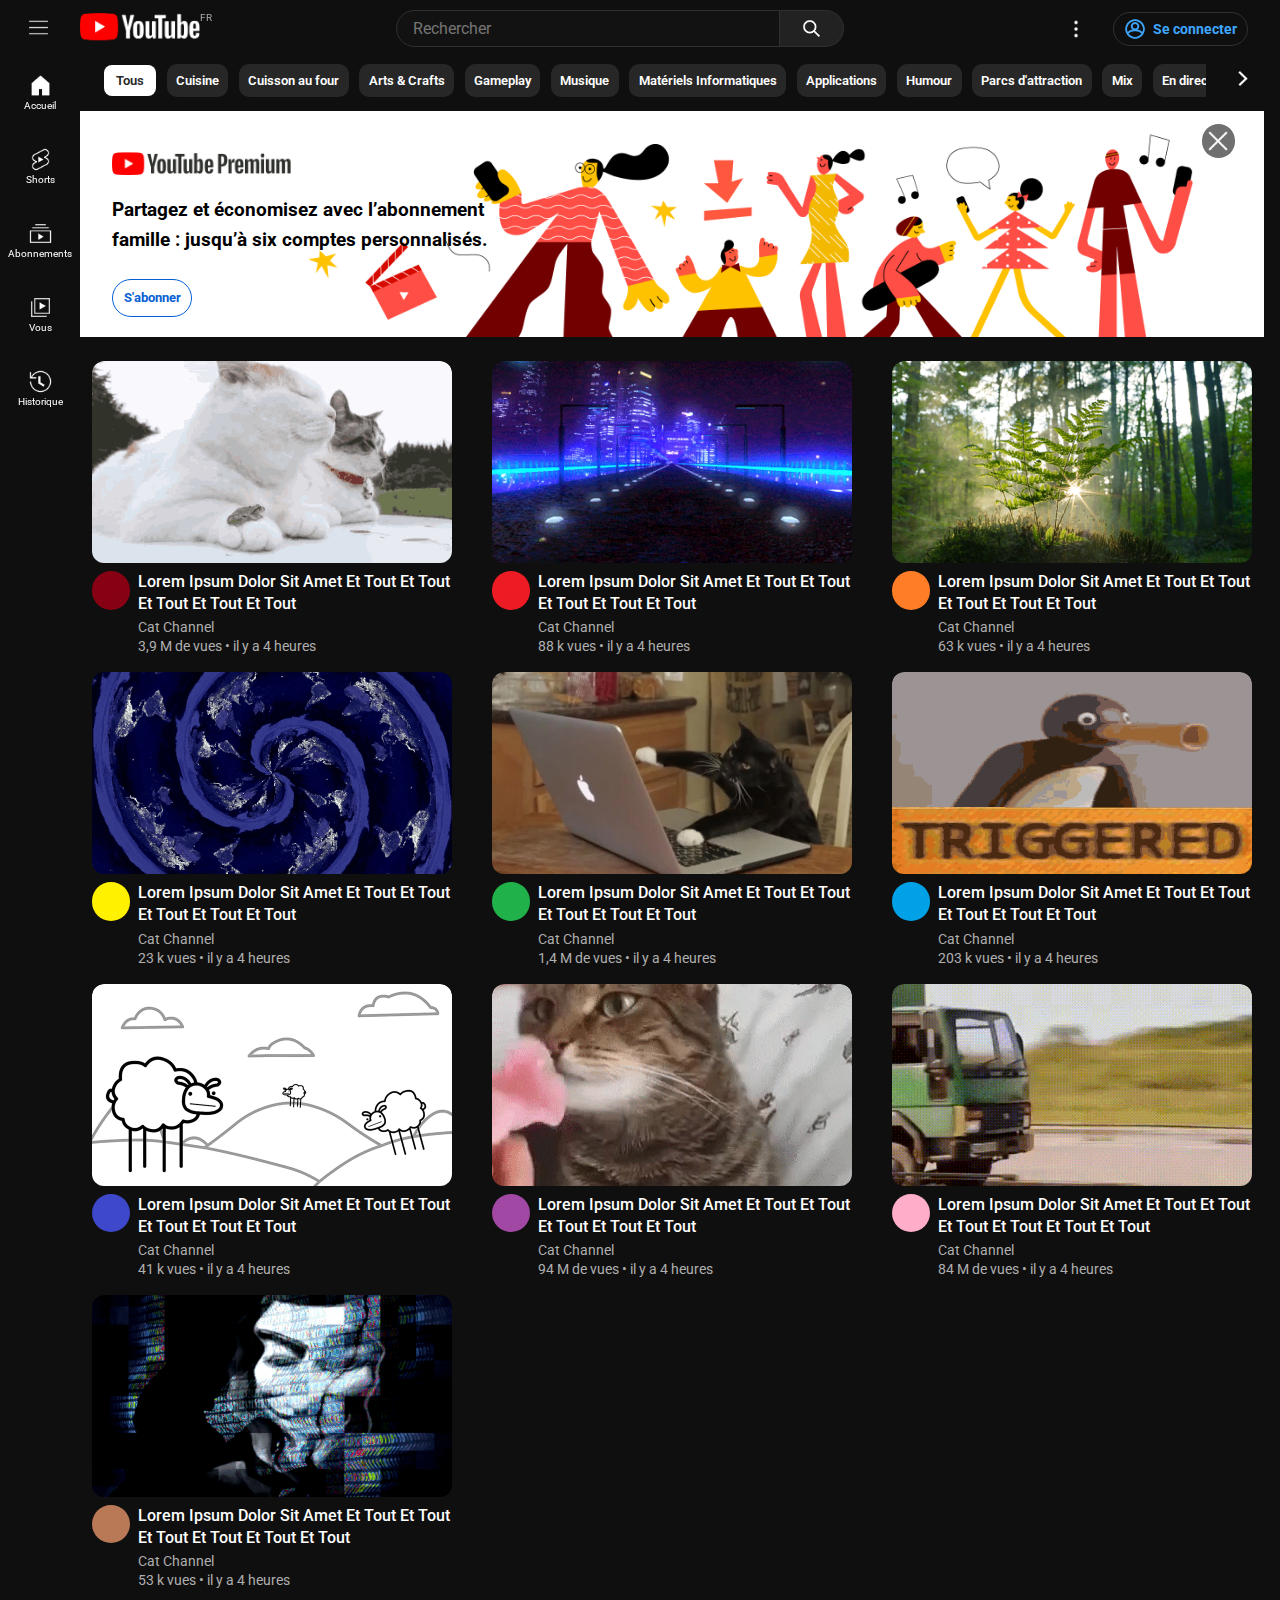
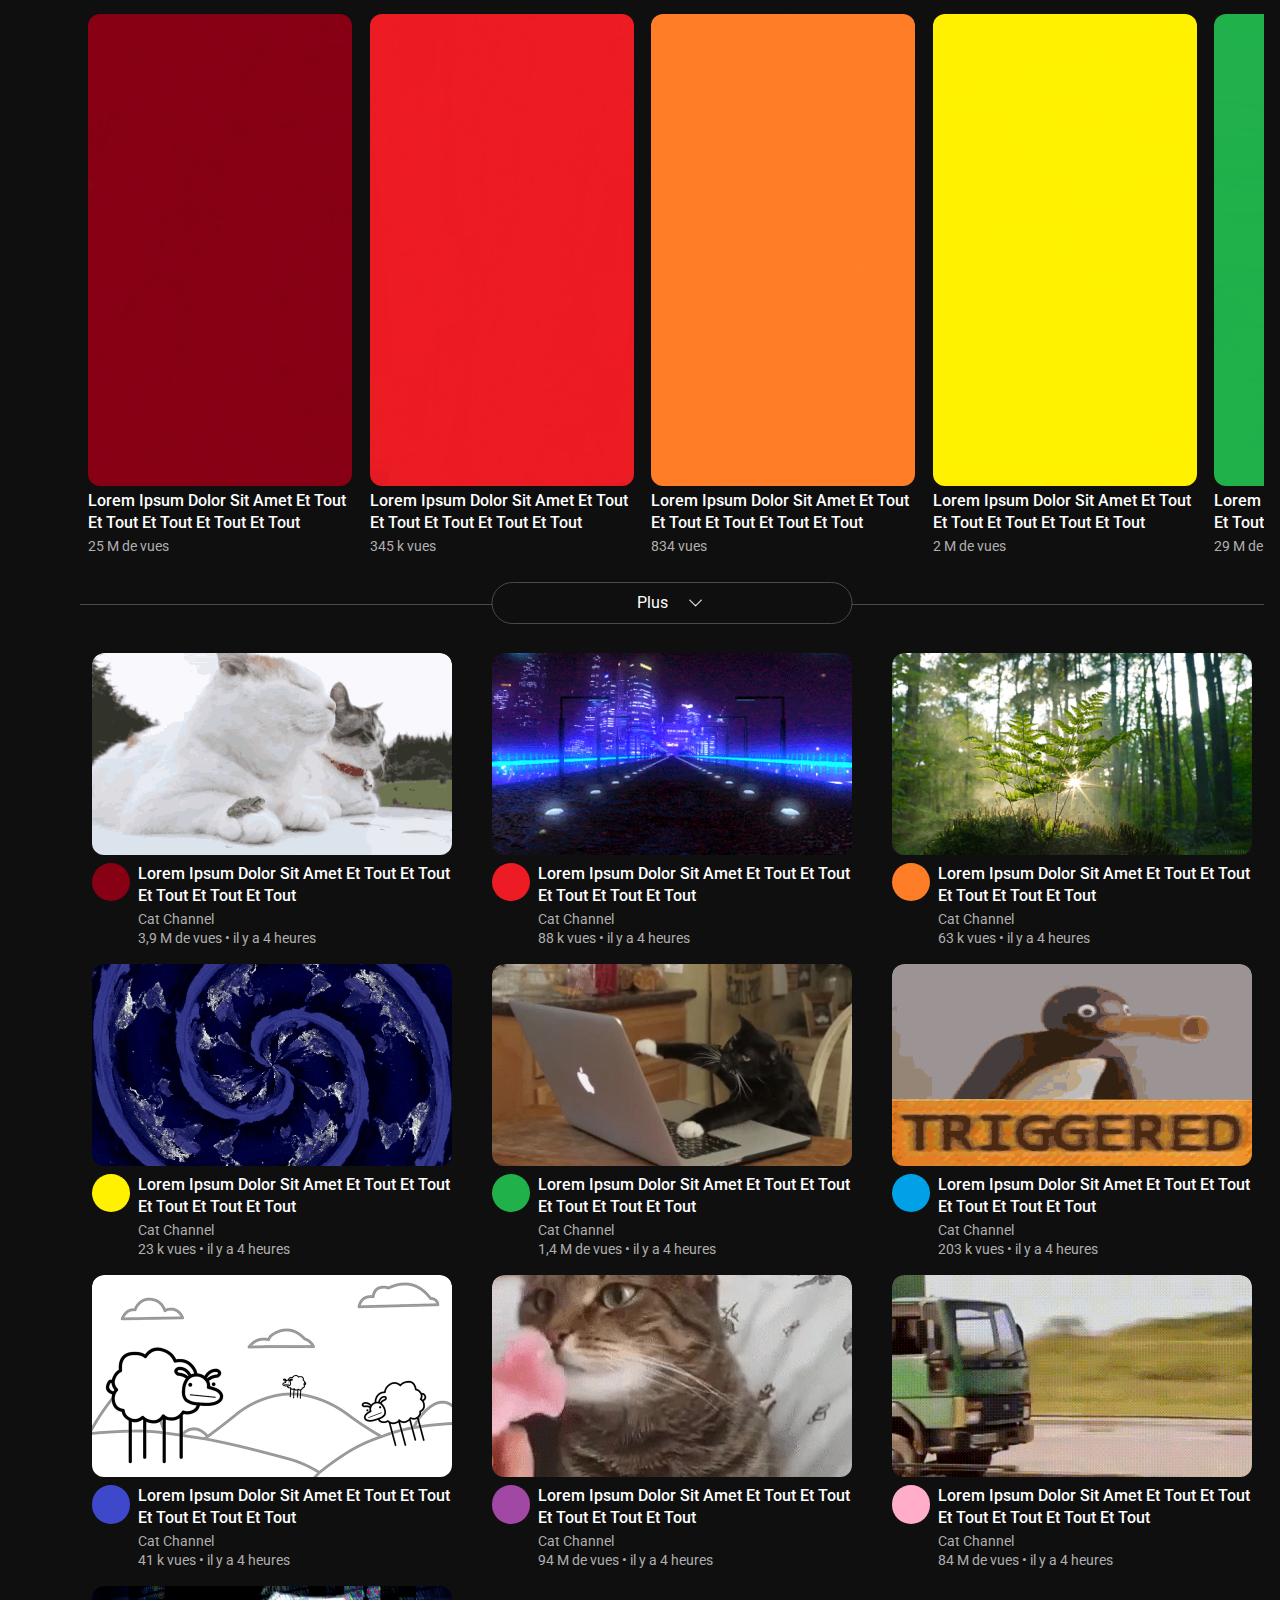
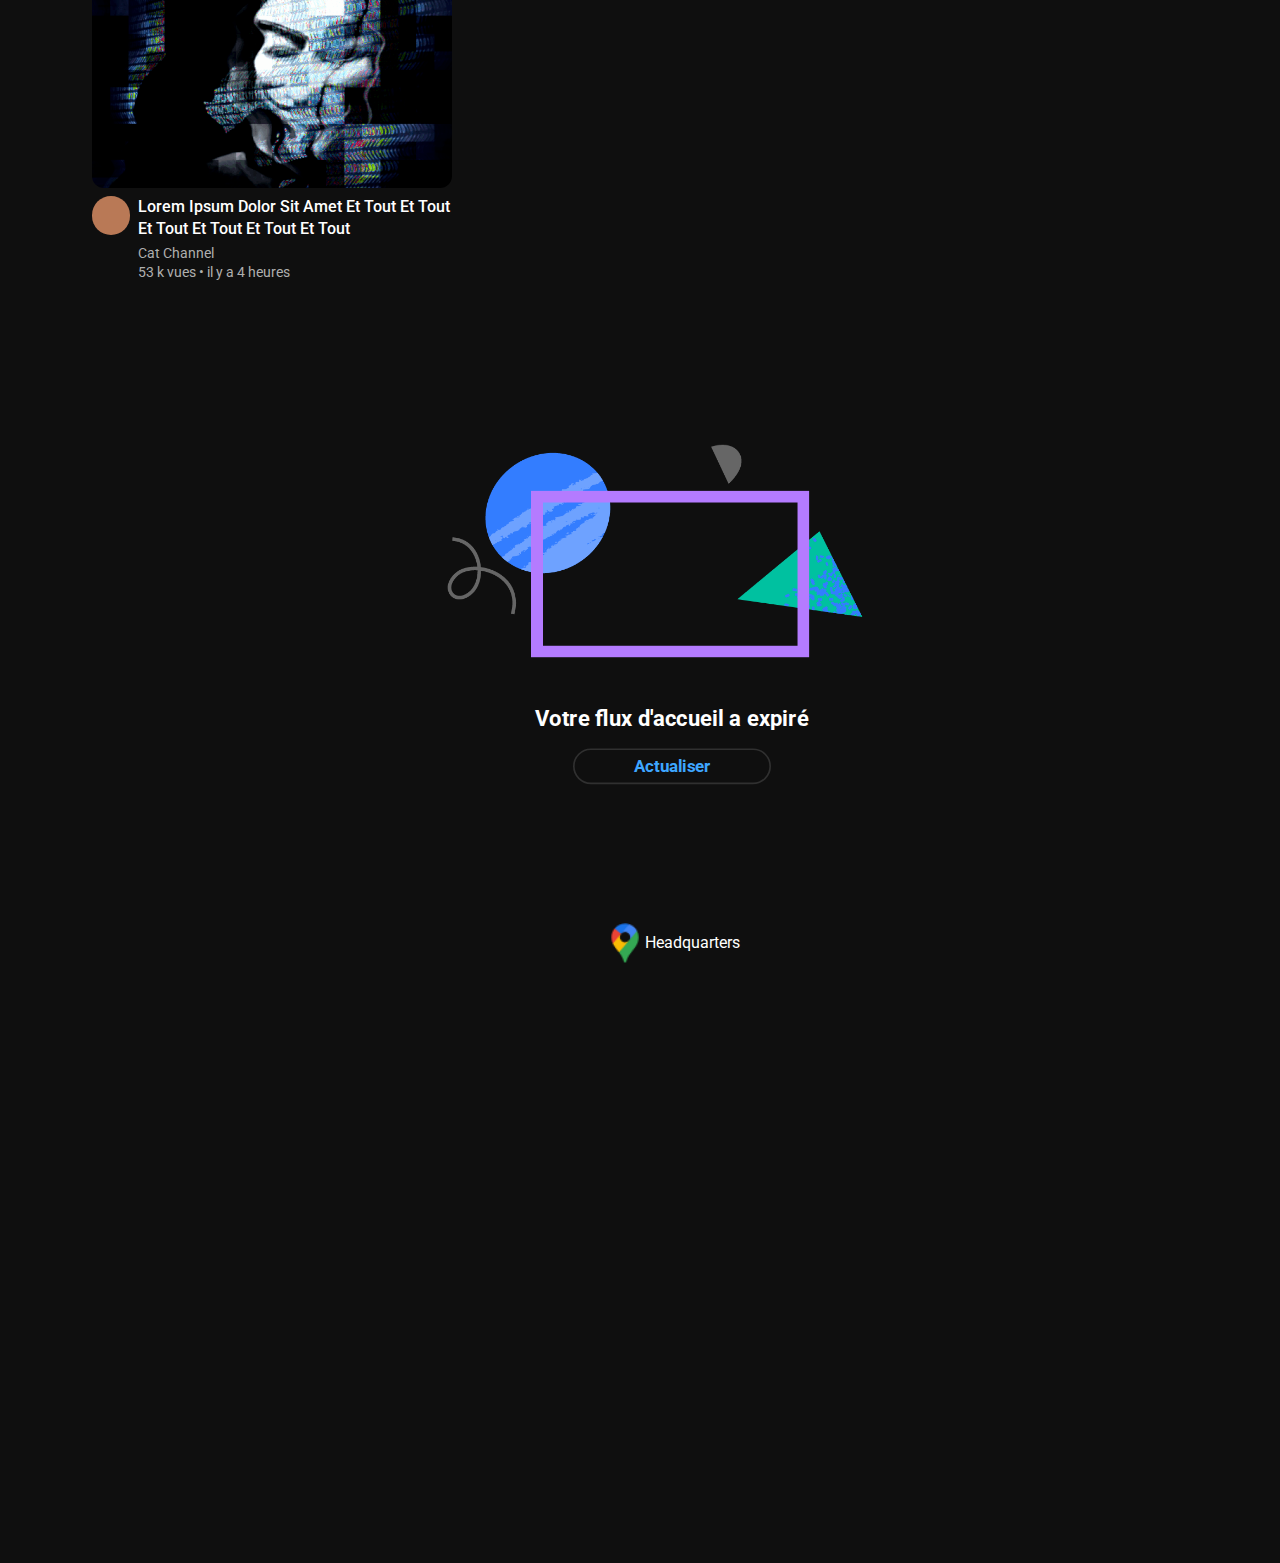
<file: index.html>
<!-- A rajouter
-Pastille créateur verifié avec popup tooltip (::before)
-Pastille Direct
-Corriger l'unique media query pour la page de connexion Google
-Le transform sur l'input dans la page de connexion Google
-Side buttons ang tagButtons as radio buttons that change into their "activated" image when clicked
-onmouseout Event to dim the buttons on mouseout.
-select/option dropdown for languages in login page
-Checkbox pour le bouton Aide en sidebar
-Checkbox pour le bouton Envoyer des commentaires en sidebar

Stuck ?
Whenever something doesn't align, remember that only two block level divs can align together with flex. Anything inline will be ignored.

Careful, CTRL+M fricks with TAB functionnality -->




<!DOCTYPE html>                                                                          <!-- Be careful, adding any unnecessary text here will cause you pain and sadness-->
<html lang="fr">
<head>
    <meta charset="UTF-8">
    <meta name="viewport" content="width=device-width, initial-scale=1.0">              <!-- To ensure proper rendering and touch zooming -->
    <link type="text/css" rel="stylesheet" href="styles.css">

    <script src="script.js"></script>                                                  <!-- Add JS -->
    <link rel="shortcut icon" href="https://www.youtube.com/s/desktop/9cc6dbeb/img/favicon.ico" type="image/x-icon">
    <link rel="preconnect" href="https://fonts.googleapis.com">
    <link rel="preconnect" href="https://fonts.gstatic.com" crossorigin>
    <link href="https://fonts.googleapis.com/css2?family=Roboto&display=swap" rel="stylesheet">
    <link rel="preconnect" href="https://fonts.googleapis.com">
    <link rel="preconnect" href="https://fonts.gstatic.com" crossorigin>
    <link href="https://fonts.googleapis.com/css2?family=Roboto:wght@700&display=swap" rel="stylesheet">
    <link rel="preconnect" href="https://fonts.googleapis.com">
    <link rel="preconnect" href="https://fonts.gstatic.com" crossorigin>
    <link href="https://fonts.googleapis.com/css2?family=Roboto:wght@500&display=swap" rel="stylesheet">
    <title>YouTube</title>
</head>
<body>
    <header>
        <div class="headerSection1">
            <div>
                <h1 hidden>YouTube</h1>
            </div>
        </div>
        <form class="headersection2" action="navigation/login.html" method="GET">
            <div class="searchContainer">
                <label for="searchBar" hidden></label> <!-- Hiding the label for everyone but people with disabilities, otherwise using "aria-hidden" to hide it fully -->
                <input type="search" id="searchBar" name="searchBar" placeholder="Rechercher" required> <!--"Required" prompts the user to type something into the box if empty-->
            </div>
            <div class="searchButton">
                <label for="image" hidden></label> 
                <input type="image" id="image" name="image" src="resources/header/search.png" alt="Rechercher"> <!--Using an image type instead of a submit type to add an image to my div-->
                <p>Rechercher</p>
            </div>
        </form>
        <div class="headerSection headerSection3">
            <div class="searchButton2">
                <label for="SearchImage2" hidden></label> 
                <input type="image" id="SearchImage2" name="SearchImage2" src="resources/header/search.png" alt="Rechercher">
                <p>Rechercher</p>
            </div>
            <a id="kabobButton" href="#"><img class="miscImage filtered" src="resources/header/kabob.png" alt="Bouton Paramètres supérieur"><p>Paramètres</p></a>
            <div id="login2">
                <img class="miscImage" src="resources/header/login.png" alt="Bouton Se connecter">
            </div>
            <div id="login1" class="loginWrapper">
                <a href="navigation/login.html">
                    <div>
                        <img class="miscImage" src="resources/header/login.png" alt="Bouton Se connecter">
                    </div>
                    <div>
                        <p> Se connecter</p>
                    </div>
                </a>
            </div>
        </div>
    </header>
    <main>
        <section id="sidebar">
            <div class="fullTop">
                <div class="burgerButton">
                    <label class="burgerLabel" for="burger"><img class="burgerImage filtered" src="resources/header/burger.png" alt="Menu Principal"></label>
                </div>
                <div class="fauxHeader">
                    <div class="logoSection">
                        <a href="#"><h1><img class="logo" src="resources/header/logo.png" alt="Accueil YouTube" title="Accueil YouTube"></h1></a>
                        <p>FR</p>
                    </div>
                </div>
            </div>
            <!-- I am loath to separate my label from my input but my input needs to be in the same parent as fullSidebar and compactSidebar for the tilde selector to work. -->
            <input name="burger" id="burger" type="checkbox" hidden></input> <!--Hiding the checkbox that serves as a burger menu opening mechanism-->
            <div id="compactSidebar">
                <div class="compactButtonWrapper" active>
                    <a title="Accueil" href="#"><img class="compactImage" src="resources/aside/home.png" alt="Bouton Accueil">
                        <p>Accueil</p>
                    </a>    
                </div>
                <div class="compactButtonWrapper">
                    <a title="Shorts" href="https://www.youtube.com/shorts/"><img class="compactImage filtered" src="resources/aside/shorts.png" alt="Bouton Shorts">
                    <p>Shorts</p>
                </a>
                </div>
                <div class="compactButtonWrapper">
                    <a title="Abonnements" href="https://www.youtube.com/feed/subscriptions"><img class="compactImage filtered" src="resources/aside/subscriptions.png" alt="Bouton Abonnements">
                        <p>Abonnements</p>
                    </a> 
                </div>
                <div class="compactButtonWrapper">
                    <a title="Vous" href="https://www.youtube.com/feed/you"><img class="compactImage filtered" src="resources/aside/you.png" alt="Bouton Playlists">
                        <p>Vous</p>
                    </a>  
                </div>
                <div class="compactButtonWrapper">
                    <a title="Historique" href="https://www.youtube.com/feed/history"><img class="compactImage filtered" src="resources/aside/history.png" alt="Bouton historique de lecture">
                        <p>Historique</p>
                    </a> 
                </div>
            </div>
            <div id="fullSidebar">      
                <div class="buttonTopList">
                    <div class="buttonWrapper" title="Accueil">
                        <a href="#"><img src="resources/aside/home.png" alt="Bouton Accueil">
                            <p>Accueil</p>
                        </a>                        
                    </div>
                    <div class="buttonWrapper" title="Shorts">
                        <a href="https://www.youtube.com/shorts/"><img class="filtered" src="resources/aside/shorts.png" alt="Bouton Shorts">
                            <p>Shorts</p>
                        </a>  
                    </div>
                    <div class="buttonWrapper" title="Abonnements">
                        <a href="https://www.youtube.com/feed/subscriptions"><img class="filtered" src="resources/aside/subscriptions.png" alt="Bouton Abonnements">
                            <p>Abonnements</p>
                        </a>  
                    </div>
                </div>
                <div class="buttonList">
                    <div class="buttonWrapper" title="Vous">
                        <a href="https://www.youtube.com/feed/you"><img class="filtered" src="resources/aside/you.png" alt="Bouton Playlists">
                            <p>Vous</p>
                        </a>  
                    </div>
                    <div class="buttonWrapper" title="Historique">
                        <a href="https://www.youtube.com/feed/history"><img class="filtered" src="resources/aside/history.png" alt="Bouton historique de lecture">
                            <p>Historique</p>
                        </a>  
                    </div>
                </div>
                <div class="loginSectionWrapper">
                    <div class="loginBlurb">
                        <p>Connectez-vous à YouTube pour cliquer sur "J'aime", ajouter un commentaire et vous abonner.</p>
                    </div>
                    <div class="loginWrapper">
                        <a href="navigation/login.html">
                            <div>
                                <img class="miscImage" src="resources/header/login.png" alt="Bouton Se connecter">
                            </div>
                            <div>
                                <p> Se connecter</p>
                            </div>
                        </a>
                    </div>
                </div>
                <div class="buttonList">
                    <h2>Explorer</h2>
                    <div class="buttonWrapper" title="Tendances">
                        <a href="https://www.youtube.com/feed/trending"><img class="filtered" src="resources/aside/explore/trending.png" alt="Bouton Tendances">
                            <p>Tendances</p>
                        </a>  
                    </div>
                    <div class="buttonWrapper" title="Musique">
                        <a href="https://www.youtube.com/channel/UC-9-kyTW8ZkZNDHQJ6FgpwQ"><img class="filtered" src="resources/aside/explore/music.png" alt="Bouton Musique">
                            <p>Musique</p>
                        </a>  
                    </div>
                    <div class="buttonWrapper" title="Films et séries TV">
                        <a href="https://www.youtube.com/feed/storefront?bp=ogUCKAI%3D"><img class="filtered" src="resources/aside/explore/movies.png" alt="Bouton Films et séries TV">
                            <p>Films et séries TV</p>
                        </a>  
                    </div>
                    <div class="buttonWrapper" title="Direct">
                        <a href="https://www.youtube.com/channel/UC4R8DWoMoI7CAwX8_LjQHig"><img class="filtered" src="resources/aside/explore/live.png" alt="Bouton Direct">
                            <p>Direct</p>
                        </a>  
                    </div>
                    <div class="buttonWrapper" title="Jeux vidéo">
                        <a href="https://www.youtube.com/gaming"><img class="filtered" src="resources/aside/explore/gaming.png" alt="Bouton Jeux vidéo">
                            <p>Jeux vidéo</p>
                        </a>  
                    </div>
                    <div class="buttonWrapper" title="Actualités">
                        <a href="https://www.youtube.com/channel/UCYfdidRxbB8Qhf0Nx7ioOYw"><img class="filtered" src="resources/aside/explore/news.png" alt="Bouton Actualités">
                            <p>Actualités</p>
                        </a>  
                    </div>
                    <div class="buttonWrapper" title="Sport">
                        <a href="https://www.youtube.com/channel/UCEgdi0XIXXZ-qJOFPf4JSKw"><img class="filtered" src="resources/aside/explore/sports.png" alt="Bouton Sports">
                            <p>Sports</p>
                        </a>  
                    </div>
                    <div class="buttonWrapper" title="Savoirs & Cultures">
                        <a href="https://www.youtube.com/channel/UCtFRv9O2AHqOZjjynzrv-xg"><img class="filtered" src="resources/aside/explore/learning.png" alt="Bouton Savoir et Cultures">
                            <p>Savoir et Cultures</p>
                        </a>  
                    </div>
                    <div class="buttonWrapper" title="Mode et beauté">
                        <a href="https://www.youtube.com/channel/UCrpQ4p1Ql_hG8rKXIKM1MOQ"><img class="filtered" src="resources/aside/explore/fashion.png" alt="Bouton Mode et beauté">
                            <p>Mode et beauté</p>
                        </a>  
                    </div>
                    <div class="buttonWrapper" title="Podcasts">
                        <a href="https://www.youtube.com/podcasts"><img class="filtered" src="resources/aside/explore/podcasts.png" alt="Bouton Podcasts">
                            <p>Podcasts</p>
                        </a>  
                    </div>
                </div>
                <div class="buttonList">
                    <div class="buttonWrapper" title="Chaînes">
                        <a href="https://www.youtube.com/feed/guide_builder"><img class="filtered" src="resources/aside/explore/browse.png" alt="Bouton Chaînes">
                            <p>Chaînes</p>
                        </a>
                    </div>
                </div>
                <div class="buttonList">
                    <h2>Autres contenus YouTube</h2>
                    <div class="buttonWrapper" title="YouTube Premium">
                        <a href="https://www.youtube.com/premium"><img src="resources/aside/explore/youtubePremium.png" alt="Bouton YouTube Premium">
                            <p>YouTube Premium</p>
                        </a>  
                    </div>
                    <div class="buttonWrapper" title="YouTube Music">
                        <a href="https://music.youtube.com/"><img src="resources/aside/explore/premiumMusic.png" alt="Bouton YouTube Music">
                            <p>YouTube Music</p>
                        </a>  
                    </div>
                    <div class="buttonWrapper" title="YouTube Kids">
                        <a href="https://www.youtubekids.com/?source=youtube_web"><img src="resources/aside/explore/youtubeKids.png" alt="Bouton YouTube Kids">
                            <p>YouTube Kids</p>
                        </a>  
                    </div>
                </div>
                <div class="buttonList">
                    <div class="buttonWrapper" title="Paramètres">
                        <a href="https://www.youtube.com/account"><img class="filtered" src="resources/aside/explore/settings.png" alt="Bouton Paramètres">
                            <p>Paramètres</p>
                        </a>
                    </div>
                    <div class="buttonWrapper" title="Historique des signalements">
                        <a href="https://www.youtube.com/reporthistory"><img class="filtered" src="resources/aside/explore/report.png" alt="Historique des signalements">
                            <p>Historique des signalements</p>
                        </a>
                    </div>
                    <div class="buttonWrapper" title="Aide">
                        <a href="#"><img class="filtered" src="resources/aside/explore/help.png" alt="Bouton Aide">
                        <p>Aide</p>
                        </a>
                    </div>
                    <div class="buttonWrapper" title="Envoyer des commentaires">
                        <a href="#"><img class="filtered" src="resources/aside/explore/feedback.png" alt="Bouton Envoyer des commentaires">
                            <p>Envoyer des commentaires</p>
                        </a>
                    </div>
                </div>
                <div class="buttonList">
                    <div class="footerSection1">
                    <a href="#">Présentation&emsp;Presse <br> Droits d'auteur&emsp;Nous contacter <br> Créateurs&emsp;Publicité <br> Développeurs</a> 
                    </div>
                    <div class="footerSection2">
                        <a href="#">Conditions d'utilisation</a>
                        <a href="#">Confidentialité</a> 
                        <a href="#">Règles et sécurité</a> 
                        <a href="#">Premiers pas sur YouTube</a> 
                        <a href="#">Tester de nouvelles fonctionnalités</a> 
                    </div>
                    <div class="footerSection3">
                        <p>© 2023 Google LLC</p>
                    </div>
                </div>
            </div>
            <div class="blackVeil">
            </div>
        </section>
        
        <section id="mainContent">
            <div class="carousel">
                <div class="tagList">
                    <button class="tagButton1">
                        <a href="#">Tous</a>               
                    </button>
                    <button class="tagButton">
                        <a href="#">Cuisine</a>               
                    </button>
                    <button class="tagButton">
                        <a href="#">Cuisson au four</a>               
                    </button>
                    <button class="tagButton">
                        <a href="#">Arts & Crafts</a>               
                    </button>
                    <button class="tagButton">
                        <a href="#">Gameplay</a>               
                    </button>
                    <button class="tagButton">
                        <a href="#">Musique</a>
                    </button>
                    <button class="tagButton">
                        <a href="#">Matériels Informatiques</a>
                    </button>
                    <button class="tagButton">
                        <a href="#">Applications</a>
                    </button>
                    <button class="tagButton">
                        <a href="#">Humour</a>
                    </button>
                    <button class="tagButton">
                        <a href="#">Parcs d'attraction</a>
                    </button>
                    <button class="tagButton">
                        <a href="#">Mix</a>
                    </button>
                    <button class="tagButton">
                        <a href="#">En direct</a>
                    </button>
                    <button class="tagButton">
                        <a href="#">Animation</a>
                    </button>
                    <button class="tagButton">
                        <a href="#">Jeux de rôle</a>
                    </button>
                    <button class="tagButton">
                        <a href="#">Vidéos mises en ligne récemment</a>
                    </button>
                    <button class="tagButton">
                        <a href="#">Regardées</a>
                    </button>
                    <button class="tagButton" id="tagButton16">
                        <a href="#">Nouveautés</a>
                    </button>
                </div>
                <div class="rightArrowButton">
                    <a href="#tagButton16"><img class="miscImage" src="resources/main/rightArrow.png" alt="Flêche Suivant"></a>
                    <p>Suivant</p>
                </div>
            </div>
            <div>
                <input name="close" id="close" type="checkbox" hidden></input>          <!-- Once again, separating the label from the input as the input needs to be a sibling of the div it interacts with, and the label visually cannot be here.-->
                <div id="bannerClosingOpportunity">
                    <div class="belowBanner">
                        <img class="bannerBackground" src="resources/ad/adBanner.png" alt="Dessin bariolé de motifs rouges et jaunes, de pois et rayures, et de personnes dansant au rythme de la musique qu'ils écoutent.">
                        <div class="closeButton">
                            <label for="close"><img class="closeImage" src="resources/ad/cross.png" alt="Bouton Fermer"></label>
                        </div>
                    </div>
                    <div class="aboveBanner">
                        <div>
                            <img class="premiumLogo" src="resources/ad/premium.png" alt="Logo de YouTube Premium">
                        </div>
                        <div>
                            <p>Partagez et économisez avec l’abonnement famille : jusqu’à six comptes personnalisés.</p>
                        </div>
                        <div class="subscribeWrapper">
                            <a href="https://www.youtube.com/premium/family?ybp=IgoIBBIGZmFtaWx5KhRkaHAtYWNxLWMtQXVnMjBGUHNvaDocCAYYASoWChRkaHAtYWNxLWMtQXVnMjBGUHNvaDoCCAg%253D">
                                <div>
                                    <p> S'abonner</p>
                                </div>
                            </a>
                        </div>
                    </div>
                </div>
            </div>
            <div class="gridContainer">
                <div class="gridItem gridItem1">
                    <div class="thumbnail thumbnail1">
                        <!-- <img src="/resources/main/videoThumbnail1.png" alt="Video thumbnail" /> -->
                    </div>
                    <div class="videoDetails">
                        <div>
                            <img class="channelPicture" src="resources/main/channel1.png" alt="Channel Picture">
                        </div>
                        <div>
                            <p class="videoTitle">Lorem Ipsum Dolor Sit Amet Et Tout Et Tout Et Tout Et Tout Et Tout</p>
                            <p class="channelName">Cat Channel</p>
                            <p class="channelName">3,9 M de vues • il y a 4 heures</p>
                        </div>    
                    </div>
                </div>
                <div class="gridItem gridItem2">
                    <div class="thumbnail thumbnail2">
                        <!-- <img src="/resources/main/videoThumbnail2.png" alt="Video thumbnail" /> -->
                    </div>
                    <div class="videoDetails">
                        <div>
                            <img class="channelPicture" src="resources/main/channel2.png" alt="Channel Picture">
                        </div>
                        <div>
                            <p class="videoTitle">Lorem Ipsum Dolor Sit Amet Et Tout Et Tout Et Tout Et Tout Et Tout</p>
                            <p class="channelName">Cat Channel</p>
                            <p class="channelName">88 k vues • il y a 4 heures</p>
                        </div>    
                    </div>
                </div>
                <div class="gridItem gridItem3">
                    <div class="thumbnail thumbnail3">
                        <!-- <img src="/resources/main/videoThumbnail3.png" alt="Video thumbnail" /> -->
                    </div>
                    <div class="videoDetails">
                        <div>
                            <img class="channelPicture" src="resources/main/channel3.png" alt="Channel Picture">
                        </div>
                        <div>
                            <p class="videoTitle">Lorem Ipsum Dolor Sit Amet Et Tout Et Tout Et Tout Et Tout Et Tout</p>
                            <p class="channelName">Cat Channel</p>
                            <p class="channelName">63 k vues • il y a 4 heures</p>
                        </div>    
                    </div>
                </div>
                <div class="gridItem gridItem4">
                    <div class="thumbnail thumbnail4">
                        <!-- <img src="/resources/main/videoThumbnail4.png" alt="Video thumbnail" /> -->
                    </div>
                    <div class="videoDetails">
                        <div>
                            <img class="channelPicture" src="resources/main/channel4.png" alt="Channel Picture">
                        </div>
                        <div>
                            <p class="videoTitle">Lorem Ipsum Dolor Sit Amet Et Tout Et Tout Et Tout Et Tout Et Tout</p>
                            <p class="channelName">Cat Channel</p>
                            <p class="channelName">23 k vues • il y a 4 heures</p>
                        </div>    
                    </div>
                </div>
                <div class="gridItem gridItem5">
                    <div class="thumbnail thumbnail5">
                        <!-- <img src="/resources/main/videoThumbnail1.png" alt="Video thumbnail" /> -->
                    </div>
                    <div class="videoDetails">
                        <div>
                            <img class="channelPicture" src="resources/main/channel5.png" alt="Channel Picture">
                        </div>
                        <div>
                            <p class="videoTitle">Lorem Ipsum Dolor Sit Amet Et Tout Et Tout Et Tout Et Tout Et Tout</p>
                            <p class="channelName">Cat Channel</p>
                            <p class="channelName">1,4 M de vues • il y a 4 heures</p>
                        </div>    
                    </div>
                </div>
                <div class="gridItem gridItem6">
                    <div class="thumbnail thumbnail6">
                        <!-- <img src="/resources/main/videoThumbnail2.png" alt="Video thumbnail" /> -->
                    </div>
                    <div class="videoDetails">
                        <div>
                            <img class="channelPicture" src="resources/main/channel6.png" alt="Channel Picture">
                        </div>
                        <div>
                            <p class="videoTitle">Lorem Ipsum Dolor Sit Amet Et Tout Et Tout Et Tout Et Tout Et Tout</p>
                            <p class="channelName">Cat Channel</p>
                            <p class="channelName">203 k vues • il y a 4 heures</p>
                        </div>    
                    </div>
                </div>
                <div class="gridItem gridItem7">
                    <div class="thumbnail thumbnail7">
                        <!-- <img src="/resources/main/videoThumbnail3.png" alt="Video thumbnail" /> -->
                    </div>
                    <div class="videoDetails">
                        <div>
                            <img class="channelPicture" src="resources/main/channel7.png" alt="Channel Picture">
                        </div>
                        <div>
                            <p class="videoTitle">Lorem Ipsum Dolor Sit Amet Et Tout Et Tout Et Tout Et Tout Et Tout</p>
                            <p class="channelName">Cat Channel</p>
                            <p class="channelName">41 k vues • il y a 4 heures</p>
                        </div>    
                    </div>
                </div>
                <div class="gridItem gridItem8">
                    <div class="thumbnail thumbnail8">
                        <!-- <img src="/resources/main/videoThumbnail4.png" alt="Video thumbnail" /> -->
                    </div>
                    <div class="videoDetails">
                        <div>
                            <img class="channelPicture" src="resources/main/channel8.png" alt="Channel Picture">
                        </div>
                        <div>
                            <p class="videoTitle">Lorem Ipsum Dolor Sit Amet Et Tout Et Tout Et Tout Et Tout Et Tout</p>
                            <p class="channelName">Cat Channel</p>
                            <p class="channelName">94 M de vues • il y a 4 heures</p>
                        </div>    
                    </div>
                </div>
                <div class="gridItem gridItem9">
                    <div class="thumbnail thumbnail9">
                        <!-- <img src="/resources/main/videoThumbnail1.png" alt="Video thumbnail" /> -->
                    </div>
                    <div class="videoDetails">
                        <div>
                            <img class="channelPicture" src="resources/main/channel9.png" alt="Channel Picture">
                        </div>
                        <div>
                            <p class="videoTitle">Lorem Ipsum Dolor Sit Amet Et Tout Et Tout Et Tout Et Tout Et Tout Et Tout</p>
                            <p class="channelName">Cat Channel</p>
                            <p class="channelName">84 M de vues • il y a 4 heures</p>
                        </div>    
                    </div>
                </div>
                <div class="gridItem gridItem10">
                    <div class="thumbnail thumbnail10">
                        <!-- <img src="/resources/main/videoThumbnail2.png" alt="Video thumbnail" /> -->
                    </div>
                    <div class="videoDetails">
                        <div>
                            <img class="channelPicture" src="resources/main/channel10.png" alt="Channel Picture">
                        </div>
                        <div>
                            <p class="videoTitle">Lorem Ipsum Dolor Sit Amet Et Tout Et Tout Et Tout Et Tout Et Tout Et Tout</p>
                            <p class="channelName">Cat Channel</p>
                            <p class="channelName">53 k vues • il y a 4 heures</p>
                        </div>    
                    </div>
                </div>
            </div>
            <div class="shortsTitle">
                <img class="burgerImage" src="resources/main/shorts.png" alt="Logo Shorts">
                <p>Shorts</p>
            </div>
            <div class="shortsContainer">
                <div class="shortsItem shortsItem1">
                    <div class="shortsThumbnail">
                        <img src="resources/main/shorts1.png" alt="Shorts thumbnail" />
                    </div>
                    <div class="videoDetails">
                        <div>
                            <p class="videoTitle">Lorem Ipsum Dolor Sit Amet Et Tout Et Tout Et Tout Et Tout Et Tout</p>
                            <p class="channelName">25 M de vues</p>
                        </div>    
                    </div>
                </div>
                <div class="shorstsItem shortsItem1">
                    <div class="shortsThumbnail">
                        <img src="resources/main/shorts2.png" alt="Shorts thumbnail" />
                    </div>
                    <div class="videoDetails">
                        <div>
                            <p class="videoTitle">Lorem Ipsum Dolor Sit Amet Et Tout Et Tout Et Tout Et Tout Et Tout</p>
                            <p class="channelName">345 k vues</p>
                        </div>    
                    </div>
                </div>
                <div class="shorstsItem shortsItem1">
                    <div class="shortsThumbnail">
                        <img src="resources/main/shorts3.png" alt="Shorts thumbnail" />
                    </div>
                    <div class="videoDetails">
                        <div>
                            <p class="videoTitle">Lorem Ipsum Dolor Sit Amet Et Tout Et Tout Et Tout Et Tout Et Tout</p>
                            <p class="channelName">834 vues</p>
                        </div>    
                    </div>
                </div>
                <div class="shorstsItem shortsItem1">
                    <div class="shortsThumbnail">
                        <img src="resources/main/shorts4.png" alt="Shorts thumbnail" />
                    </div>
                    <div class="videoDetails">
                        <div>
                            <p class="videoTitle">Lorem Ipsum Dolor Sit Amet Et Tout Et Tout Et Tout Et Tout Et Tout</p>
                            <p class="channelName">2 M de vues</p>
                        </div>    
                    </div>
                </div>
                <div class="shorstsItem shortsItem1">
                    <div class="shortsThumbnail">
                        <img src="resources/main/shorts5.png" alt="Shorts thumbnail" />
                    </div>
                    <div class="videoDetails">
                        <div>
                            <p class="videoTitle">Lorem Ipsum Dolor Sit Amet Et Tout Et Tout Et Tout Et Tout Et Tout</p>
                            <p class="channelName">29 M de vues</p>
                        </div>    
                    </div>
                </div>
                <div class="shorstsItem shortsItem1">
                    <div class="shortsThumbnail">
                        <img src="resources/main/shorts6.png" alt="Shorts thumbnail" />
                    </div>
                    <div class="videoDetails">
                        <div>
                            <p class="videoTitle">Lorem Ipsum Dolor Sit Amet Et Tout Et Tout Et Tout Et Tout Et Tout</p>
                            <p class="channelName">34 vues</p>
                        </div>    
                    </div>
                </div>
                <div class="shorstsItem shortsItem1">
                    <div class="shortsThumbnail">
                        <img src="resources/main/shorts7.png" alt="Shorts thumbnail" />
                    </div>
                    <div class="videoDetails">
                        <div>
                            <p class="videoTitle">Lorem Ipsum Dolor Sit Amet Et Tout Et Tout Et Tout Et Tout Et Tout</p>
                            <p class="channelName">45 k vues</p>
                        </div>    
                    </div>
                </div>
                <div class="shorstsItem shortsItem1">
                    <div class="shortsThumbnail">
                        <img src="resources/main/shorts8.png" alt="Shorts thumbnail" />
                    </div>
                    <div class="videoDetails">
                        <div>
                            <p class="videoTitle">Lorem Ipsum Dolor Sit Amet Et Tout Et Tout Et Tout Et Tout Et Tout</p>
                            <p class="channelName">374 k vues</p>
                        </div>    
                    </div>
                </div>
                <div class="shorstsItem shortsItem1">
                    <div class="shortsThumbnail">
                        <img src="resources/main/shorts9.png" alt="Shorts thumbnail" />
                    </div>
                    <div class="videoDetails">
                        <div>
                            <p class="videoTitle">Lorem Ipsum Dolor Sit Amet Et Tout Et Tout Et Tout Et Tout Et Tout</p>
                            <p class="channelName">53 M de vues</p>
                        </div>    
                    </div>
                </div>
            </div>
            <div class="separator">
                <a href="#">
                    <div class="strikethroughTop"></div>                <!-- Creating two boxes so one can have a bottom-border that will strike through the separatorButton -->
                    <div class="strikethroughBottom"></div>
                    <div class="separatorButton">
                        <p>Plus&emsp;</p>
                        <img src="resources/main/downArrow.png" alt="Flêche inférieure">
                    </div>
                </a>
            </div>
            </div>
             <div class="gridContainer">
                <div class="gridItem gridItem1">
                    <div class="thumbnail thumbnail1">
                        <!-- <img src="/resources/main/videoThumbnail1.png" alt="Video thumbnail" /> -->
                    </div>
                    <div class="videoDetails">
                        <div>
                            <img class="channelPicture" src="resources/main/channel1.png" alt="Channel Picture">
                        </div>
                        <div>
                            <p class="videoTitle">Lorem Ipsum Dolor Sit Amet Et Tout Et Tout Et Tout Et Tout Et Tout</p>
                            <p class="channelName">Cat Channel</p>
                            <p class="channelName">3,9 M de vues • il y a 4 heures</p>
                        </div>    
                    </div>
                </div>
                <div class="gridItem gridItem2">
                    <div class="thumbnail thumbnail2">
                        <!-- <img src="/resources/main/videoThumbnail2.png" alt="Video thumbnail" /> -->
                    </div>
                    <div class="videoDetails">
                        <div>
                            <img class="channelPicture" src="resources/main/channel2.png" alt="Channel Picture">
                        </div>
                        <div>
                            <p class="videoTitle">Lorem Ipsum Dolor Sit Amet Et Tout Et Tout Et Tout Et Tout Et Tout</p>
                            <p class="channelName">Cat Channel</p>
                            <p class="channelName">88 k vues • il y a 4 heures</p>
                        </div>    
                    </div>
                </div>
                <div class="gridItem gridItem3">
                    <div class="thumbnail thumbnail3">
                        <!-- <img src="/resources/main/videoThumbnail3.png" alt="Video thumbnail" /> -->
                    </div>
                    <div class="videoDetails">
                        <div>
                            <img class="channelPicture" src="resources/main/channel3.png" alt="Channel Picture">
                        </div>
                        <div>
                            <p class="videoTitle">Lorem Ipsum Dolor Sit Amet Et Tout Et Tout Et Tout Et Tout Et Tout</p>
                            <p class="channelName">Cat Channel</p>
                            <p class="channelName">63 k vues • il y a 4 heures</p>
                        </div>    
                    </div>
                </div>
                <div class="gridItem gridItem4">
                    <div class="thumbnail thumbnail4">
                        <!-- <img src="/resources/main/videoThumbnail4.png" alt="Video thumbnail" /> -->
                    </div>
                    <div class="videoDetails">
                        <div>
                            <img class="channelPicture" src="resources/main/channel4.png" alt="Channel Picture">
                        </div>
                        <div>
                            <p class="videoTitle">Lorem Ipsum Dolor Sit Amet Et Tout Et Tout Et Tout Et Tout Et Tout</p>
                            <p class="channelName">Cat Channel</p>
                            <p class="channelName">23 k vues • il y a 4 heures</p>
                        </div>    
                    </div>
                </div>
                <div class="gridItem gridItem5">
                    <div class="thumbnail thumbnail5">
                        <!-- <img src="/resources/main/videoThumbnail1.png" alt="Video thumbnail" /> -->
                    </div>
                    <div class="videoDetails">
                        <div>
                            <img class="channelPicture" src="resources/main/channel5.png" alt="Channel Picture">
                        </div>
                        <div>
                            <p class="videoTitle">Lorem Ipsum Dolor Sit Amet Et Tout Et Tout Et Tout Et Tout Et Tout</p>
                            <p class="channelName">Cat Channel</p>
                            <p class="channelName">1,4 M de vues • il y a 4 heures</p>
                        </div>    
                    </div>
                </div>
                <div class="gridItem gridItem6">
                    <div class="thumbnail thumbnail6">
                        <!-- <img src="/resources/main/videoThumbnail2.png" alt="Video thumbnail" /> -->
                    </div>
                    <div class="videoDetails">
                        <div>
                            <img class="channelPicture" src="resources/main/channel6.png" alt="Channel Picture">
                        </div>
                        <div>
                            <p class="videoTitle">Lorem Ipsum Dolor Sit Amet Et Tout Et Tout Et Tout Et Tout Et Tout</p>
                            <p class="channelName">Cat Channel</p>
                            <p class="channelName">203 k vues • il y a 4 heures</p>
                        </div>    
                    </div>
                </div>
                <div class="gridItem gridItem7">
                    <div class="thumbnail thumbnail7">
                        <!-- <img src="/resources/main/videoThumbnail3.png" alt="Video thumbnail" /> -->
                    </div>
                    <div class="videoDetails">
                        <div>
                            <img class="channelPicture" src="resources/main/channel7.png" alt="Channel Picture">
                        </div>
                        <div>
                            <p class="videoTitle">Lorem Ipsum Dolor Sit Amet Et Tout Et Tout Et Tout Et Tout Et Tout</p>
                            <p class="channelName">Cat Channel</p>
                            <p class="channelName">41 k vues • il y a 4 heures</p>
                        </div>    
                    </div>
                </div>
                <div class="gridItem gridItem8">
                    <div class="thumbnail thumbnail8">
                        <!-- <img src="/resources/main/videoThumbnail4.png" alt="Video thumbnail" /> -->
                    </div>
                    <div class="videoDetails">
                        <div>
                            <img class="channelPicture" src="resources/main/channel8.png" alt="Channel Picture">
                        </div>
                        <div>
                            <p class="videoTitle">Lorem Ipsum Dolor Sit Amet Et Tout Et Tout Et Tout Et Tout Et Tout</p>
                            <p class="channelName">Cat Channel</p>
                            <p class="channelName">94 M de vues • il y a 4 heures</p>
                        </div>    
                    </div>
                </div>
                <div class="gridItem gridItem9">
                    <div class="thumbnail thumbnail9">
                        <!-- <img src="/resources/main/videoThumbnail1.png" alt="Video thumbnail" /> -->
                    </div>
                    <div class="videoDetails">
                        <div>
                            <img class="channelPicture" src="resources/main/channel9.png" alt="Channel Picture">
                        </div>
                        <div>
                            <p class="videoTitle">Lorem Ipsum Dolor Sit Amet Et Tout Et Tout Et Tout Et Tout Et Tout Et Tout</p>
                            <p class="channelName">Cat Channel</p>
                            <p class="channelName">84 M de vues • il y a 4 heures</p>
                        </div>    
                    </div>
                </div>
                <div class="gridItem gridItem10">
                    <div class="thumbnail thumbnail10">
                        <!-- <img src="/resources/main/videoThumbnail2.png" alt="Video thumbnail" /> -->
                    </div>
                    <div class="videoDetails">
                        <div>
                            <img class="channelPicture" src="resources/main/channel10.png" alt="Channel Picture">
                        </div>
                        <div>
                            <p class="videoTitle">Lorem Ipsum Dolor Sit Amet Et Tout Et Tout Et Tout Et Tout Et Tout Et Tout</p>
                            <p class="channelName">Cat Channel</p>
                            <p class="channelName">53 k vues • il y a 4 heures</p>
                        </div>    
                    </div>
                </div>
            </div>
            <div class="contentBottom">
                <div>
                    <img src="resources/main/unavailable.png" alt="Dessin d'un écran vide de contenu">
                </div>
                <div>
                    <p>Votre flux d'accueil a expiré</p>
                </div>
                <div>
                    <button class="refreshButton" type="submit" onClick="refreshPage()">Actualiser</button>
                </div>
            </div>
            <div> <!-- To integrate a map, no need to use fancy APIs, just go to Google maps, "adress XYZ", "Share", "Integrate in HTML"-->

                <div class="map">
                    <div class="mapTitle">
                        <img class="burgerImage" src="resources/main/maps.ico" alt="Logo Shorts">
                        <p>Headquarters</p>
                    </div>
                    <iframe src="https://www.google.com/maps/embed?pb=!1m18!1m12!1m3!1d25349.09383711396!2d-122.12334312568356!3d37.422060400000014!2m3!1f0!2f0!3f0!3m2!1i1024!2i768!4f13.1!3m3!1m2!1s0x808fba02425dad8f%3A0x6c296c66619367e0!2sGoogleplex!5e0!3m2!1sfr!2sfr!4v1702644293877!5m2!1sfr!2sfr" width="600" height="450" style="border:0;" allowfullscreen="" loading="lazy" referrerpolicy="no-referrer-when-downgrade"></iframe>
                </div>
            </div>
        </section>
    </main>
</body>
</html>
</file>
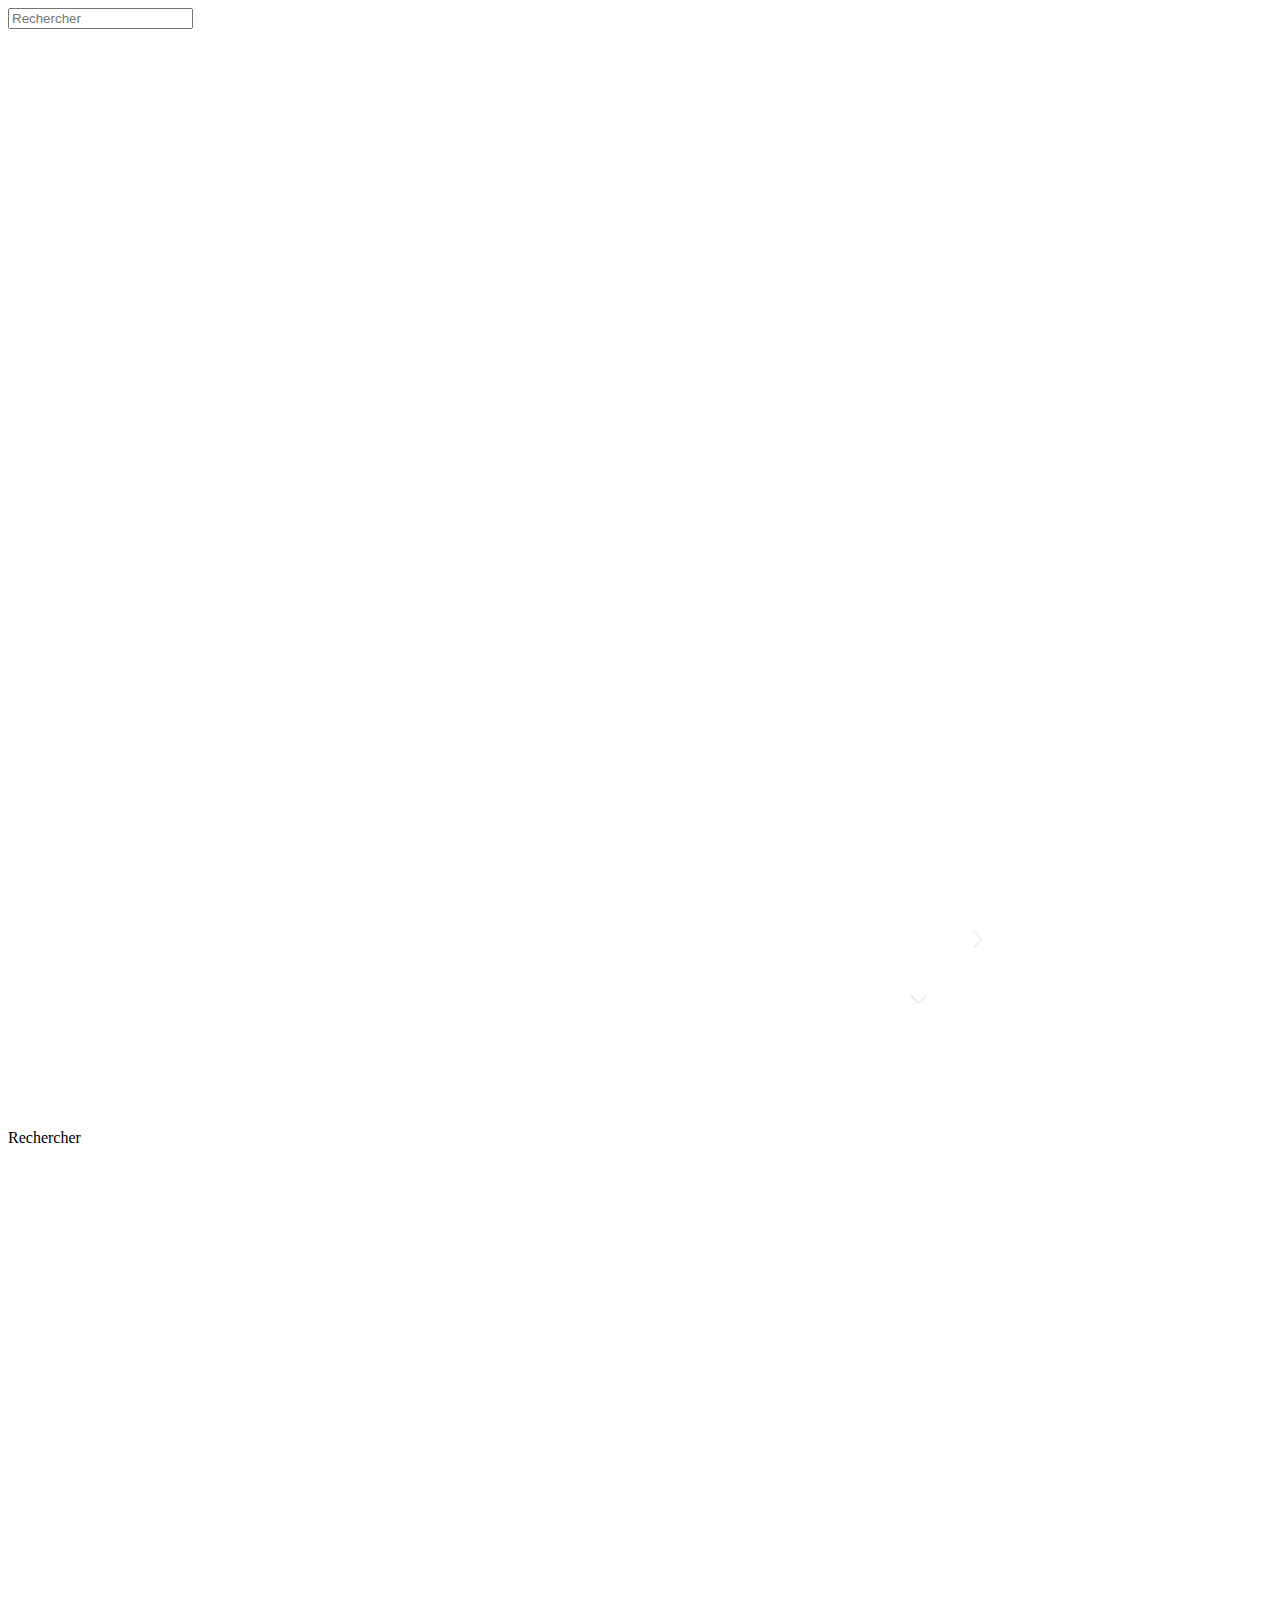
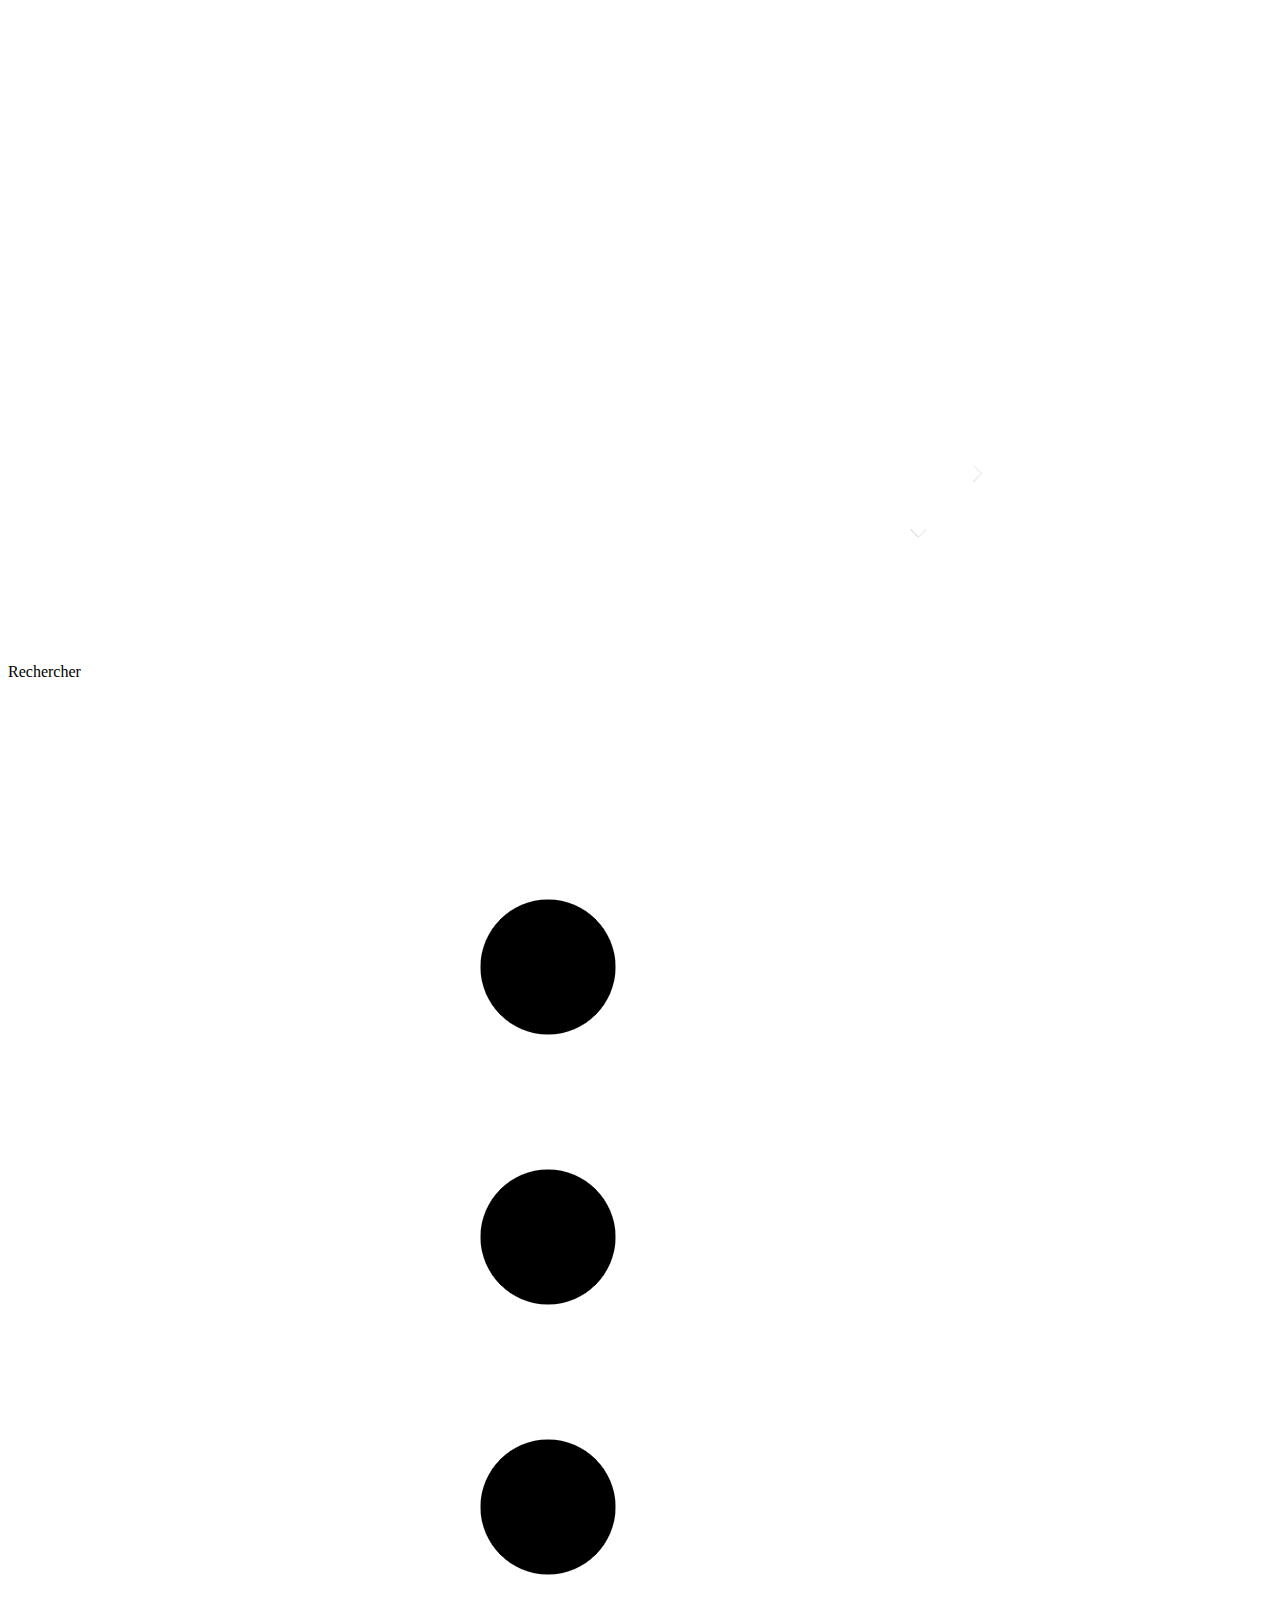
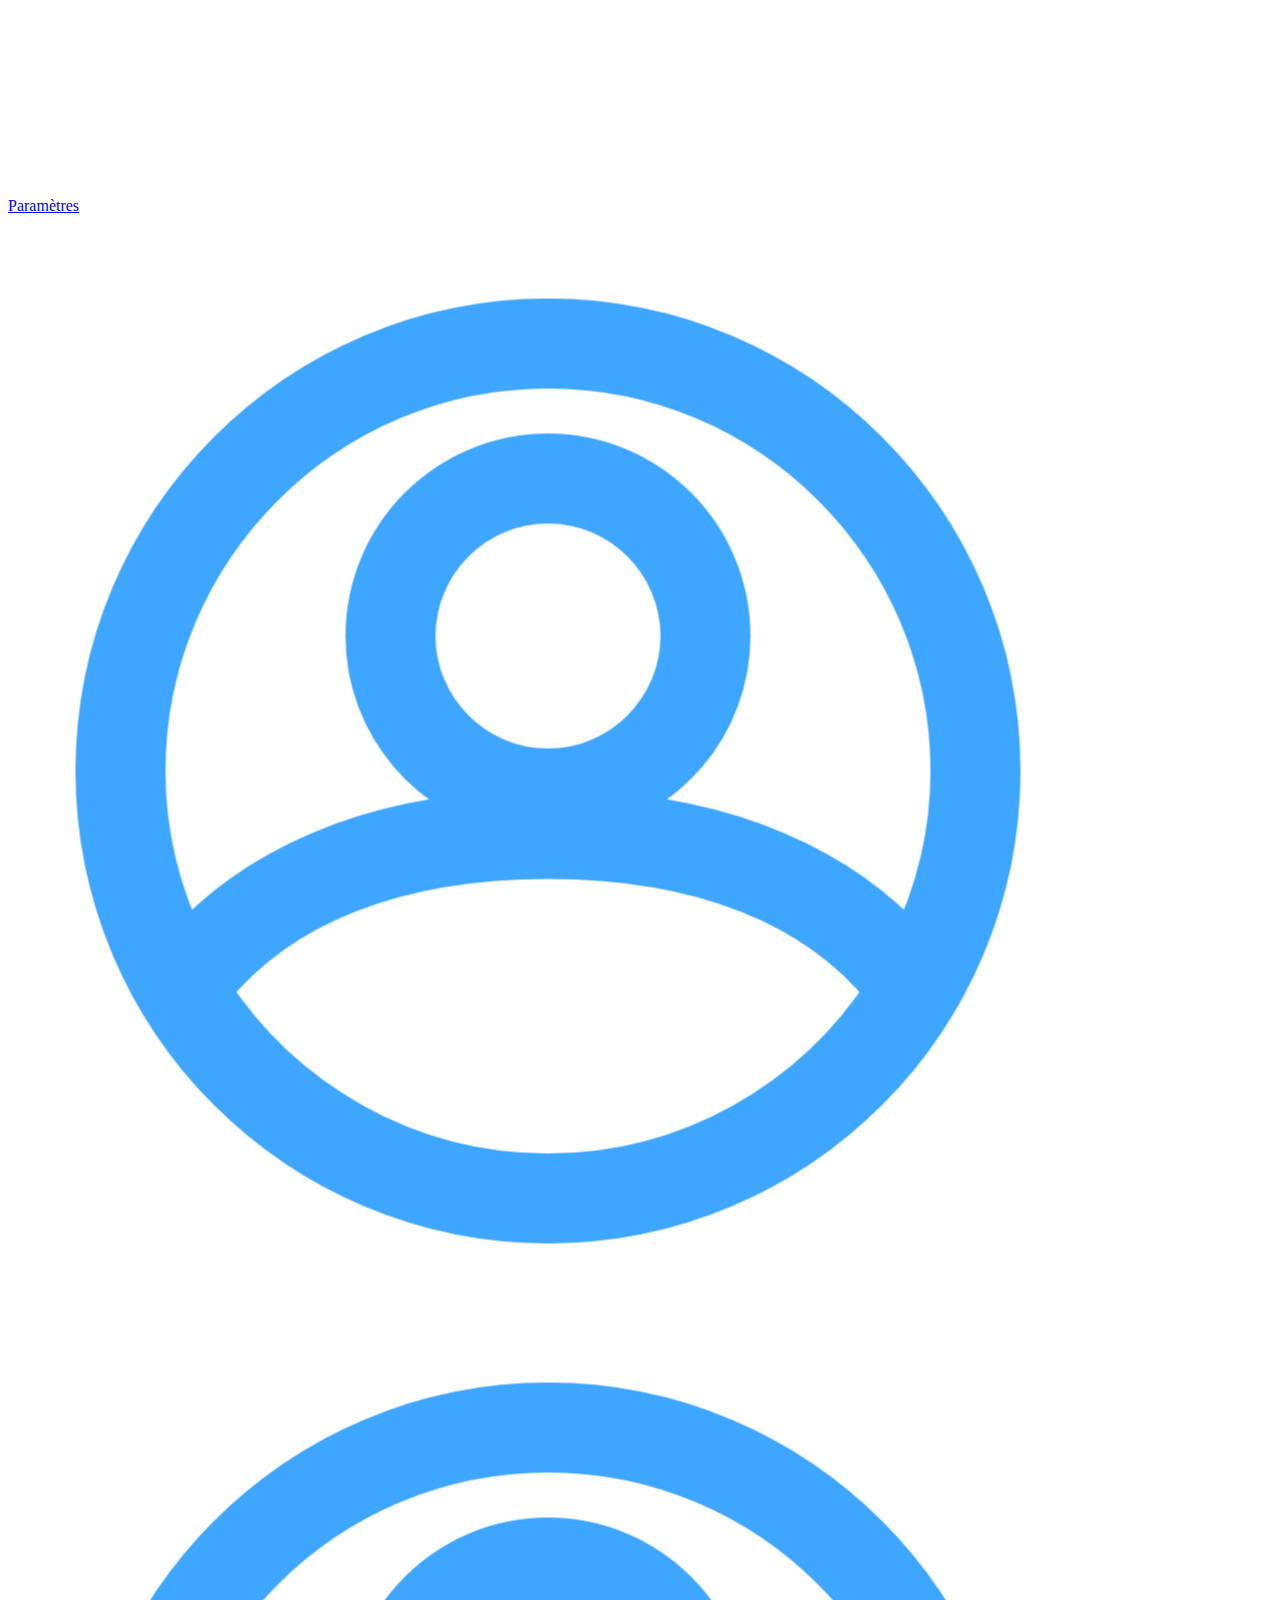
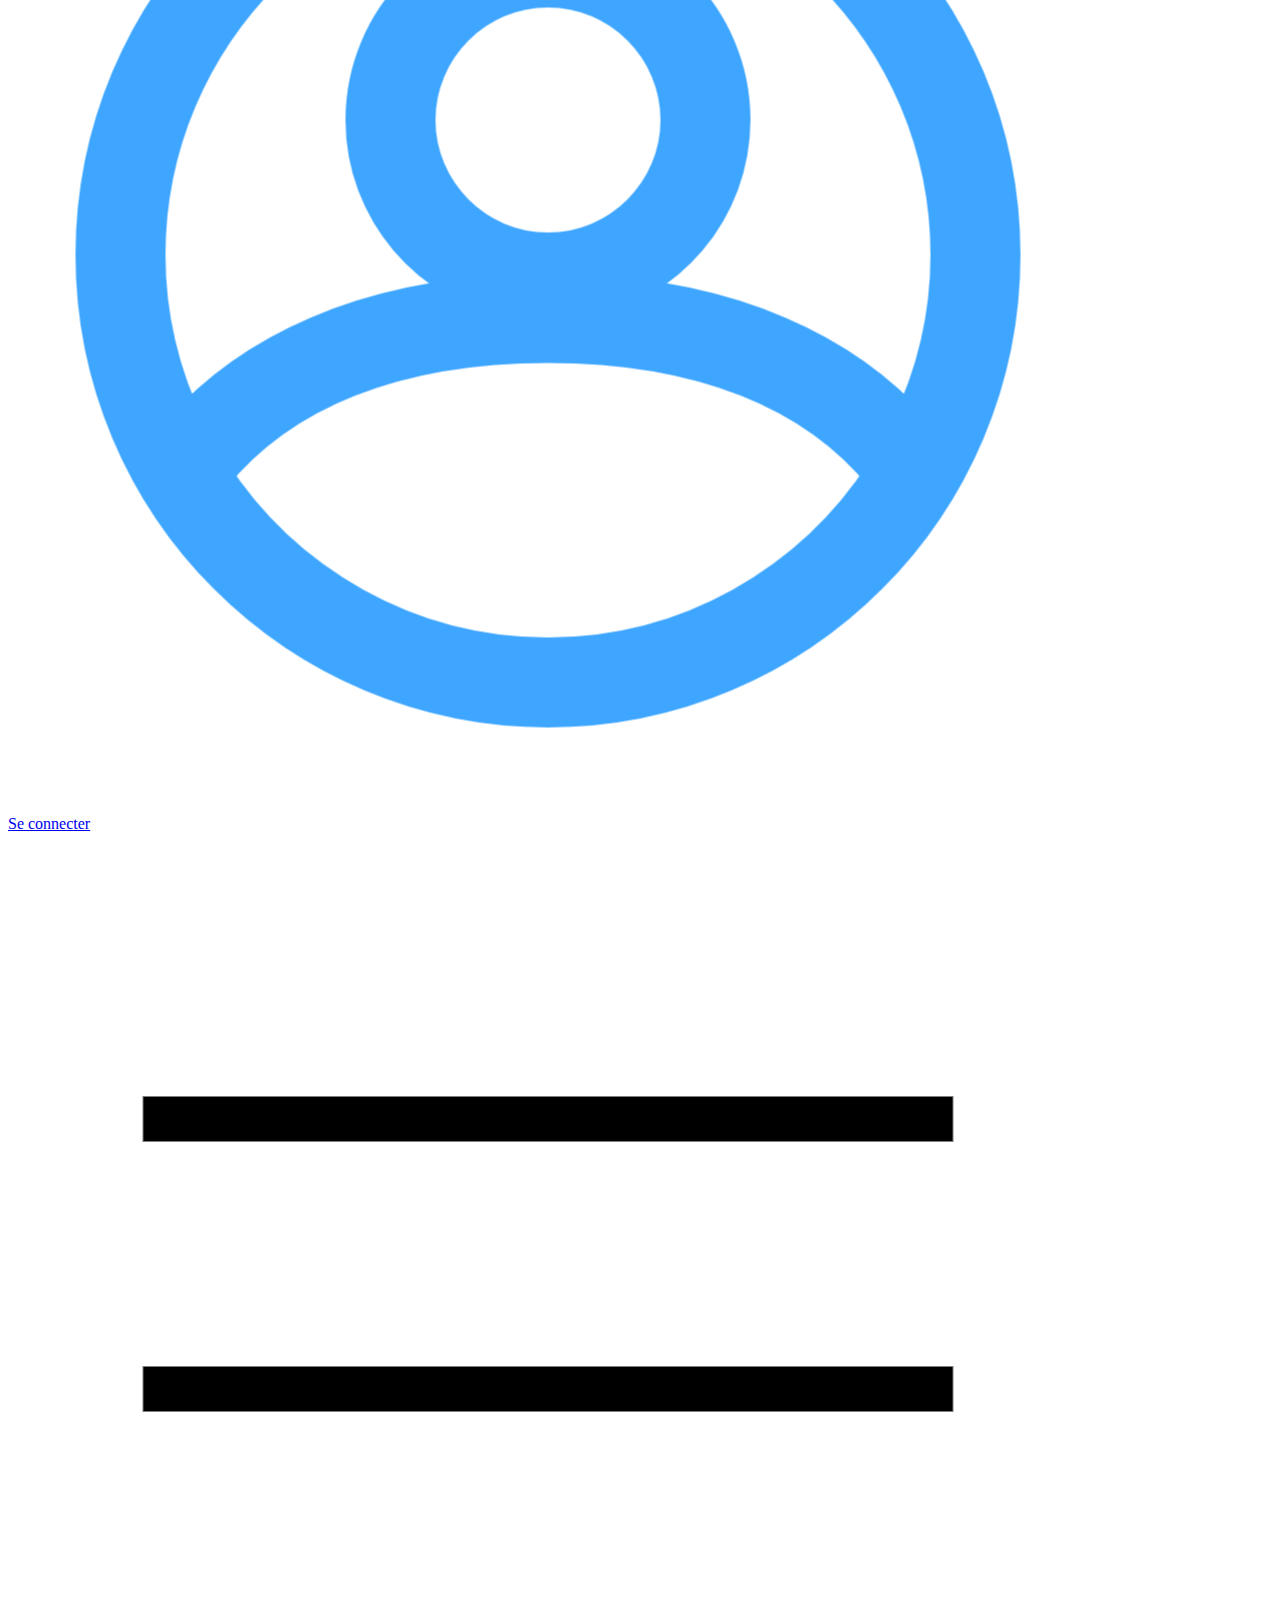
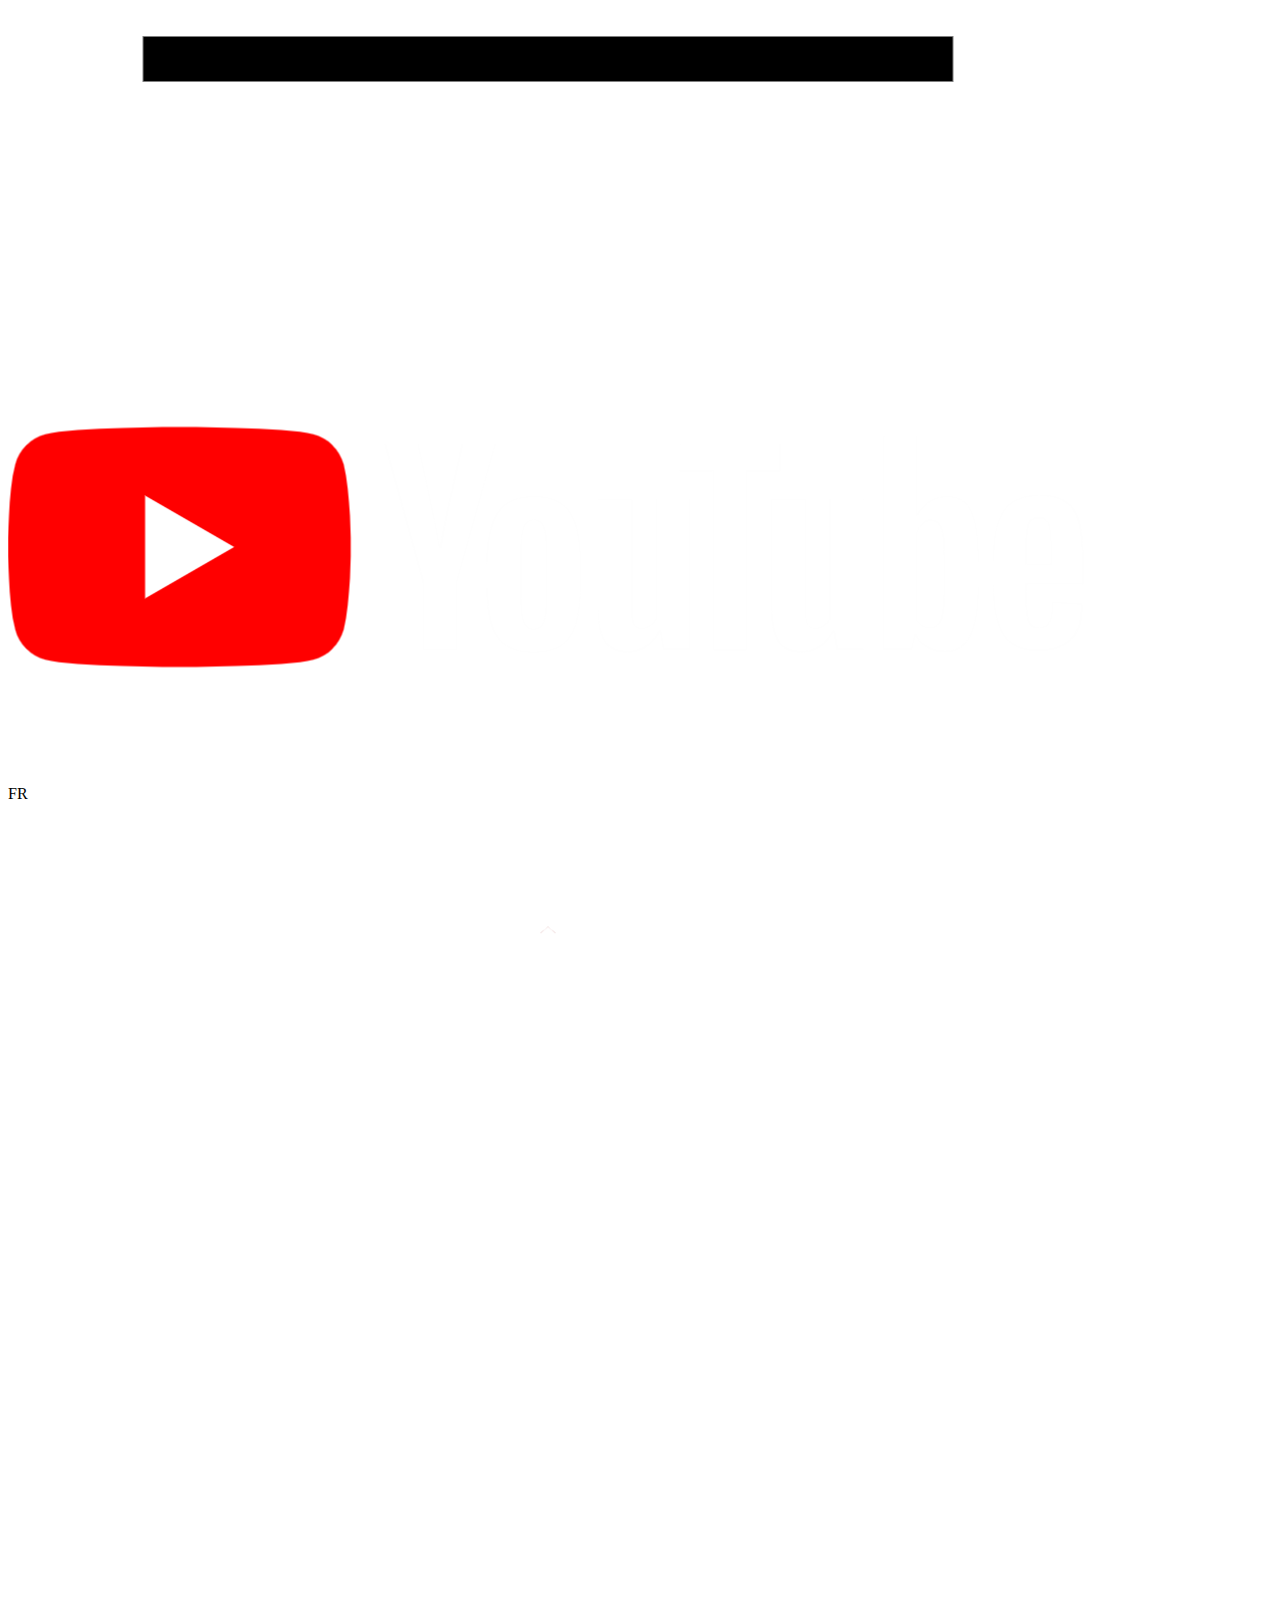
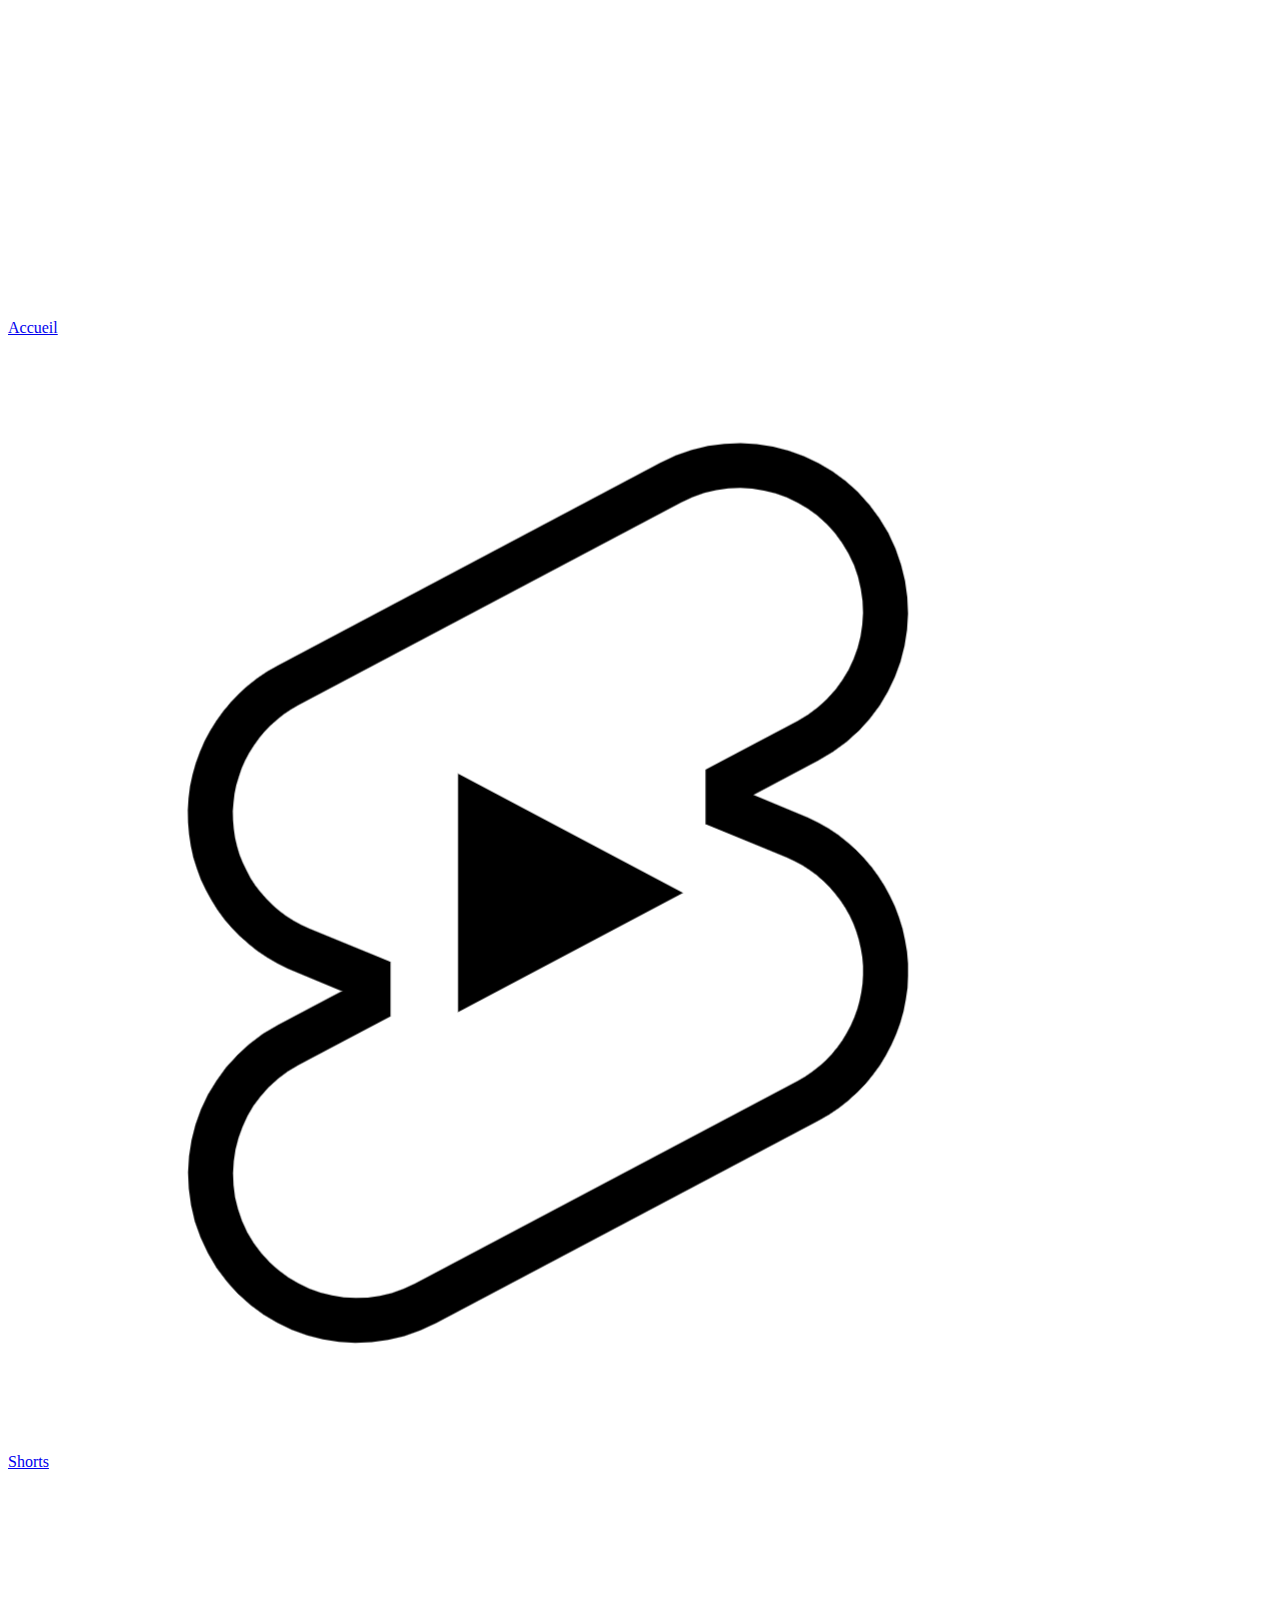
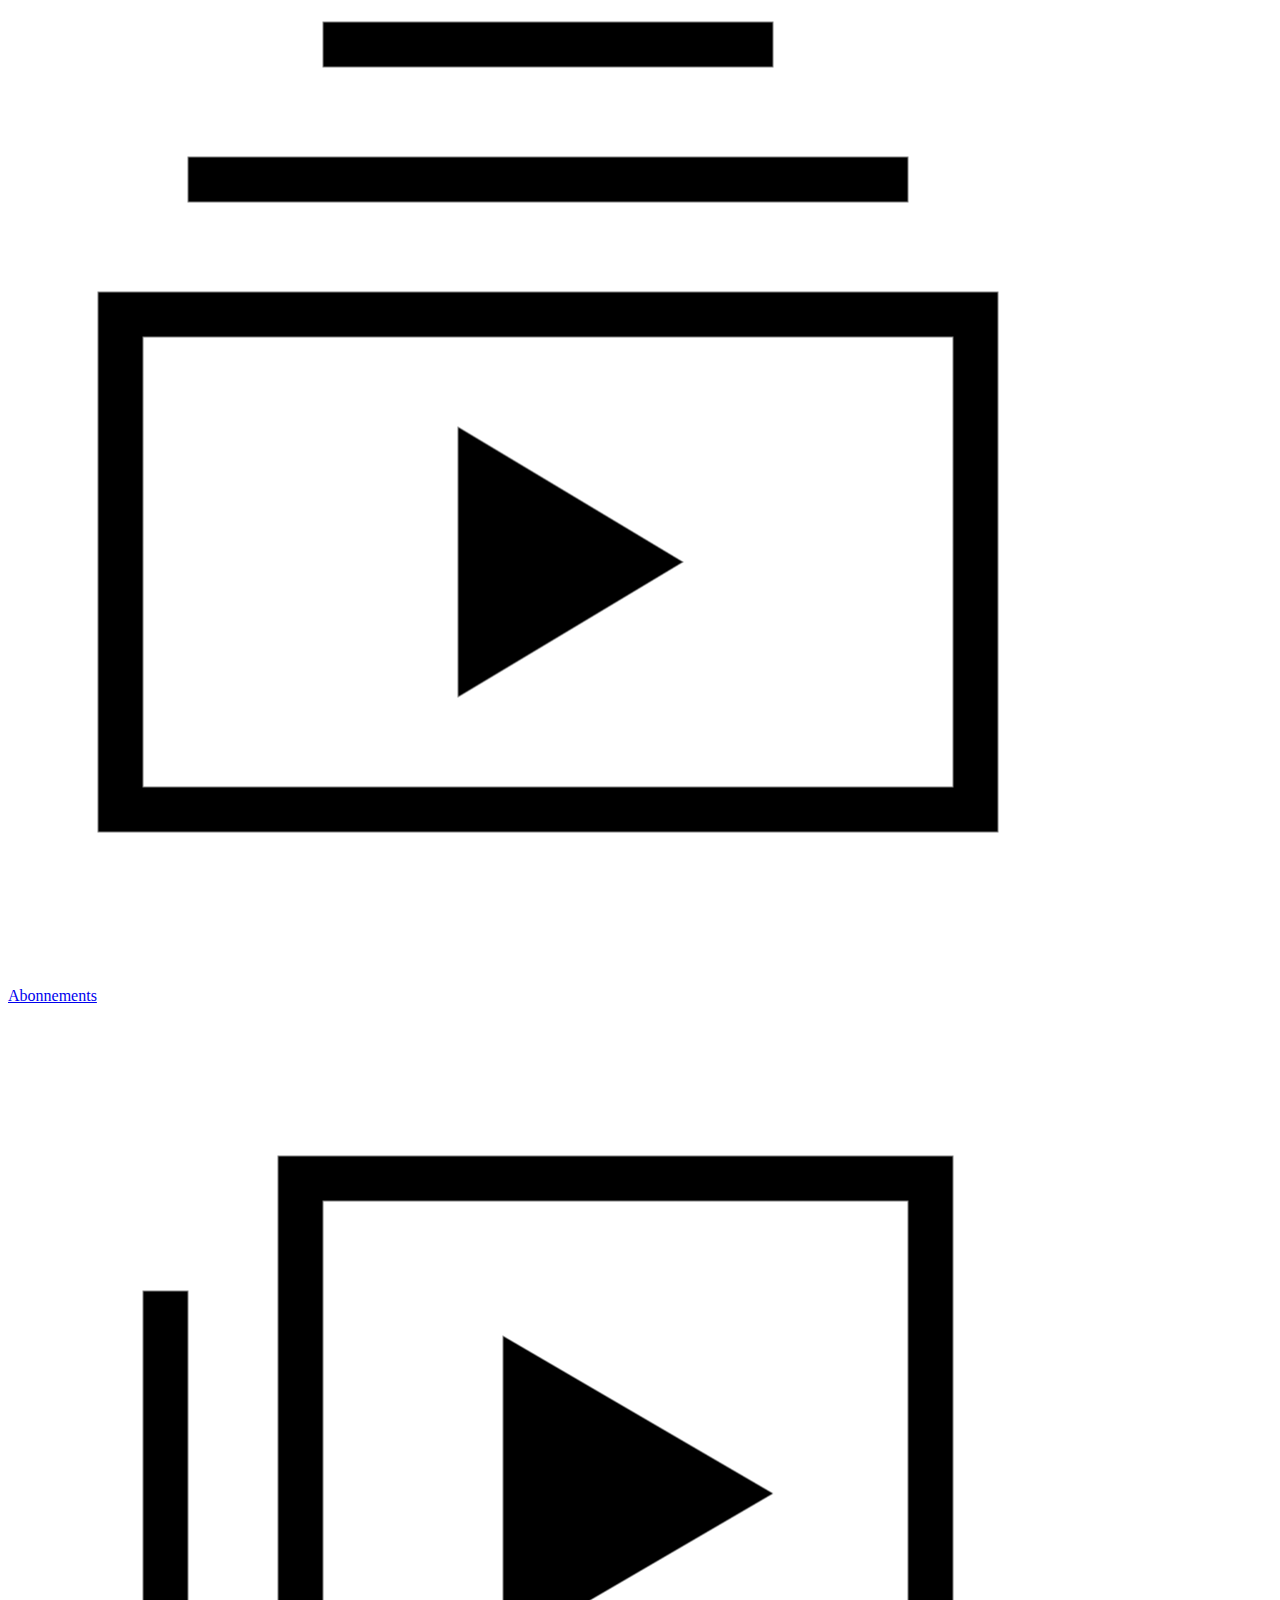
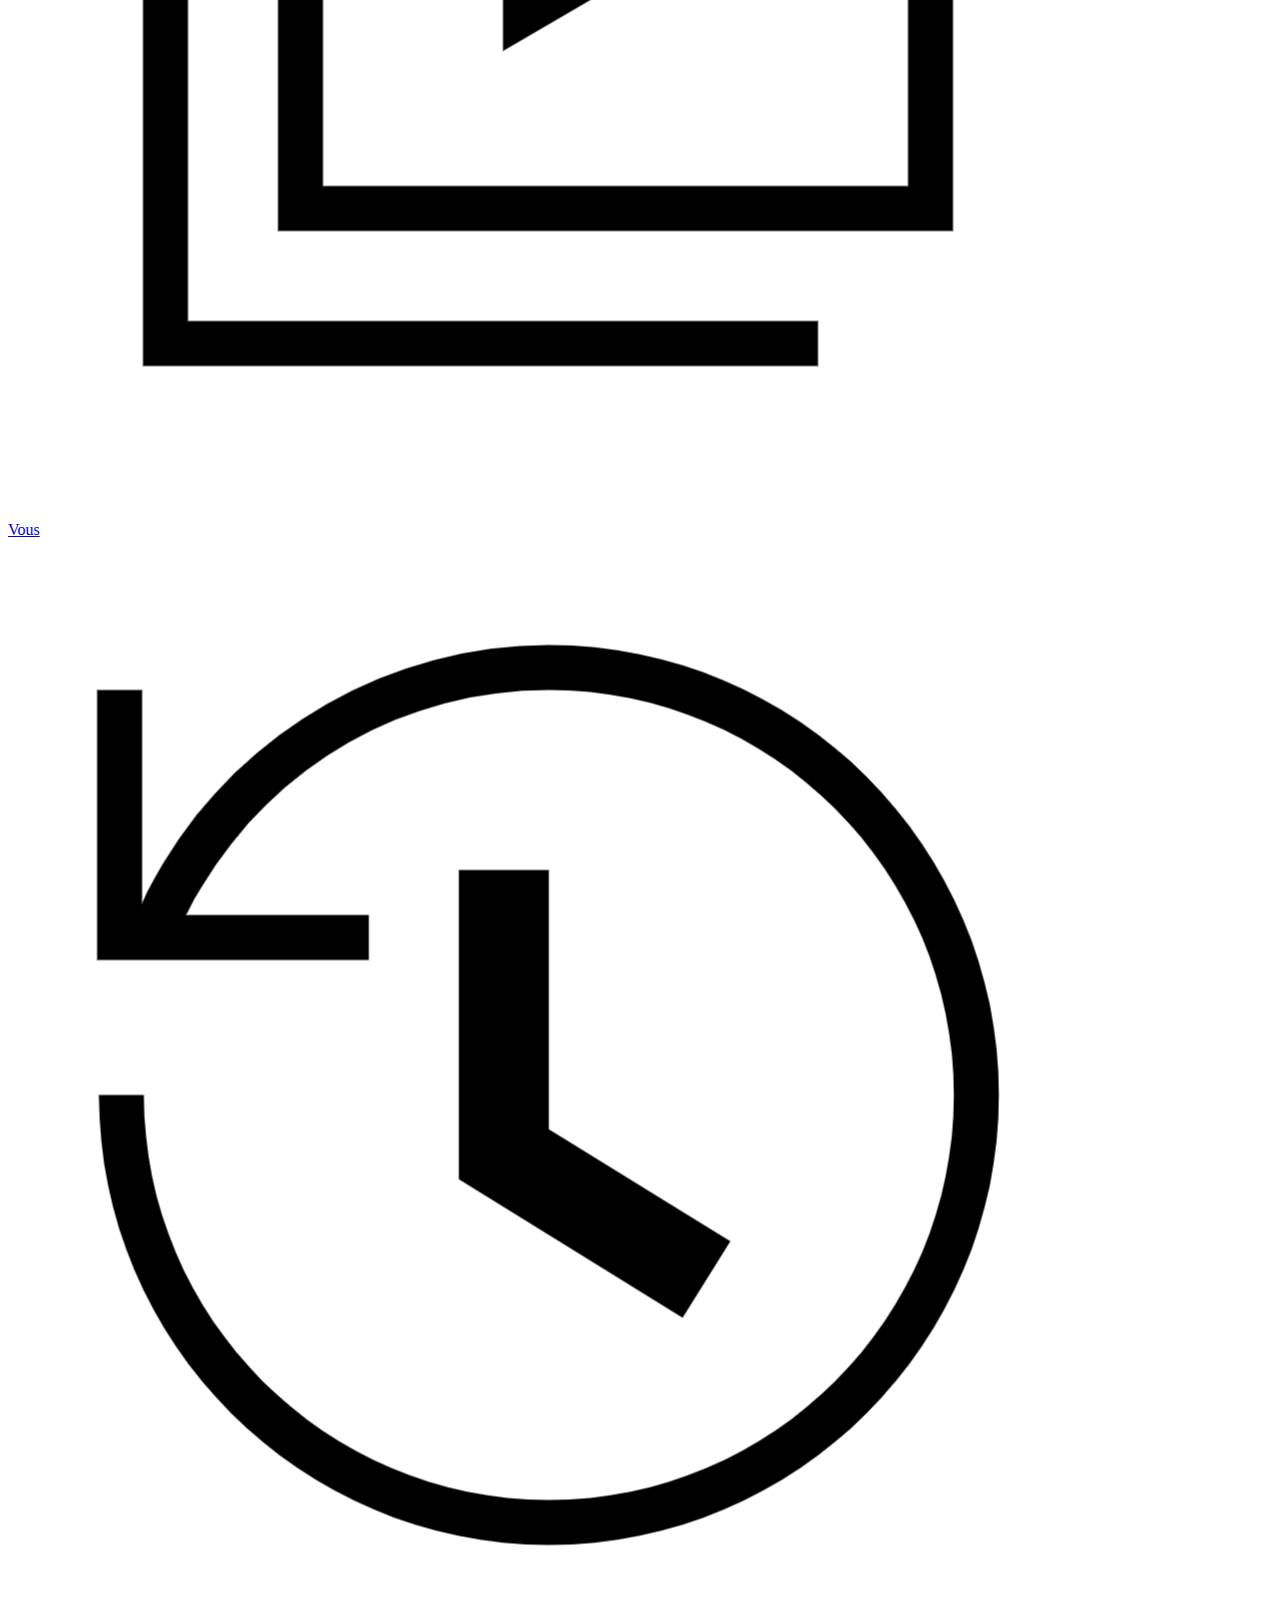
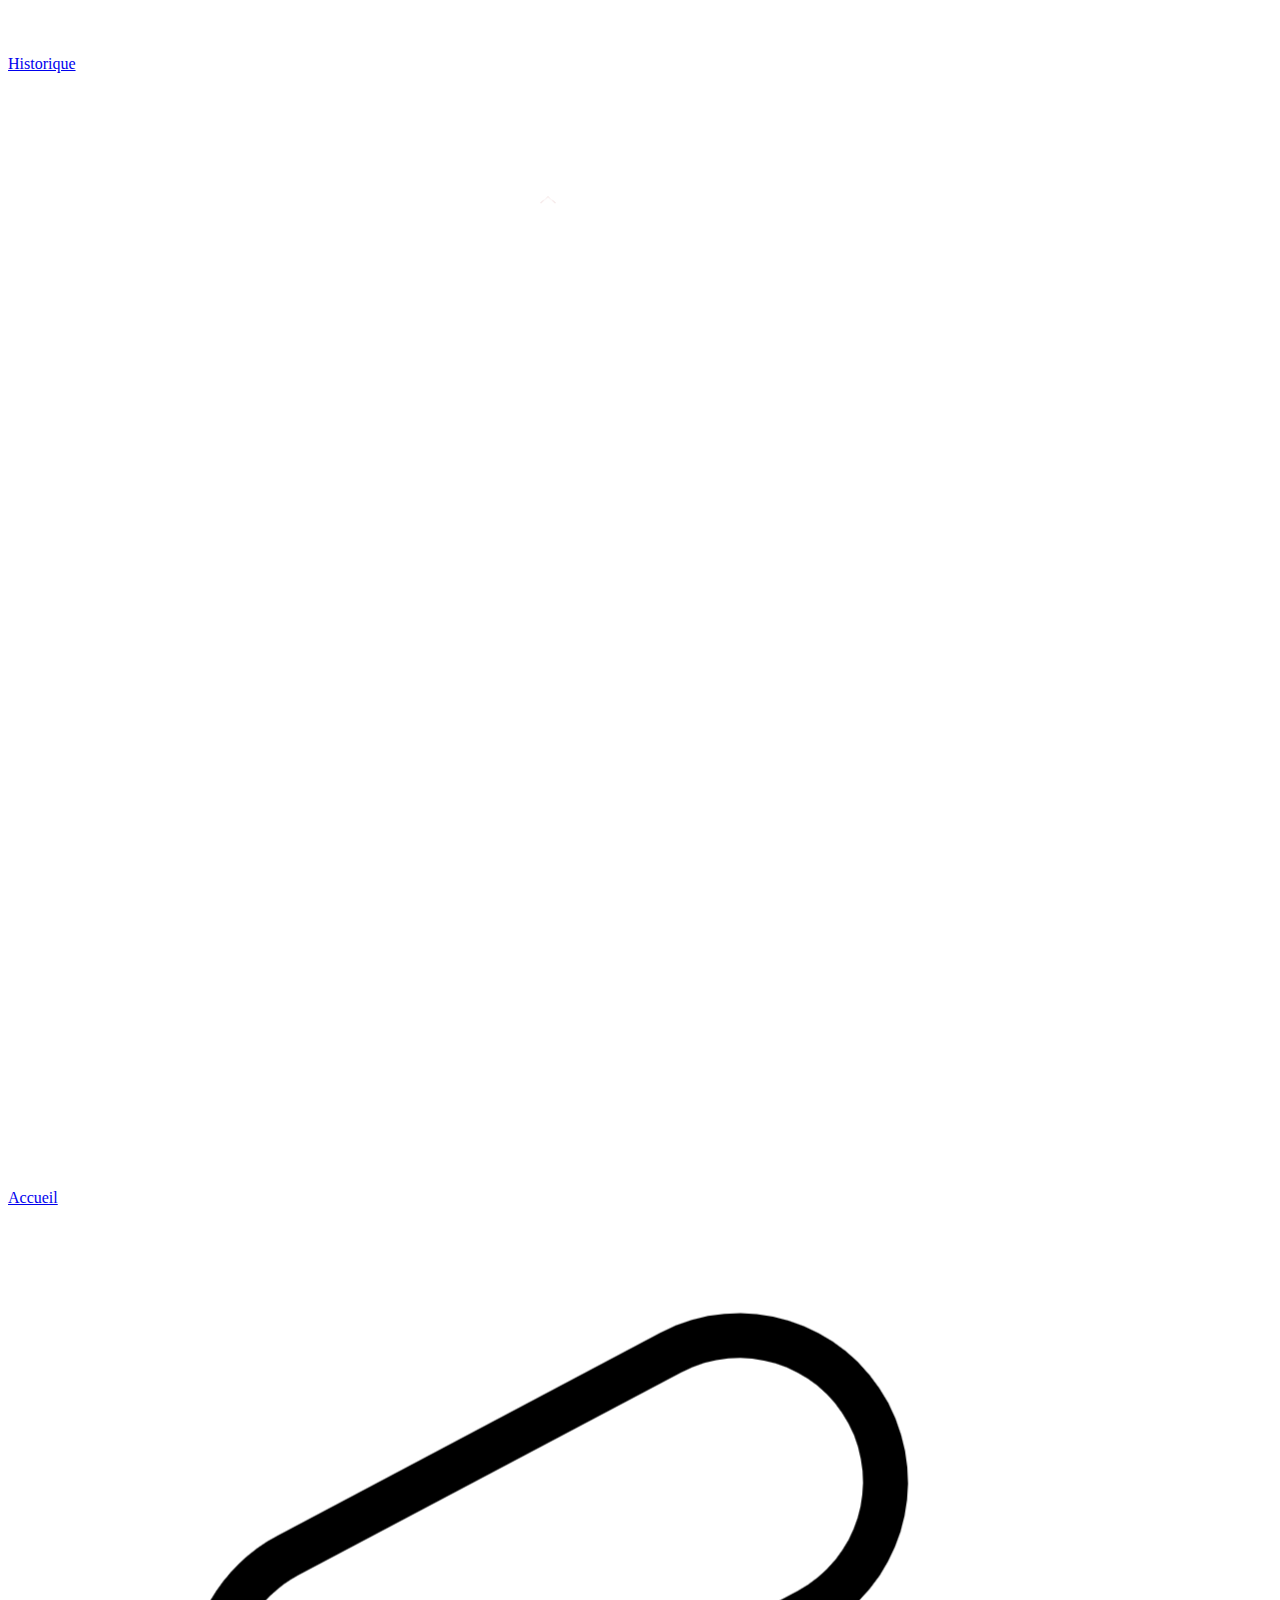
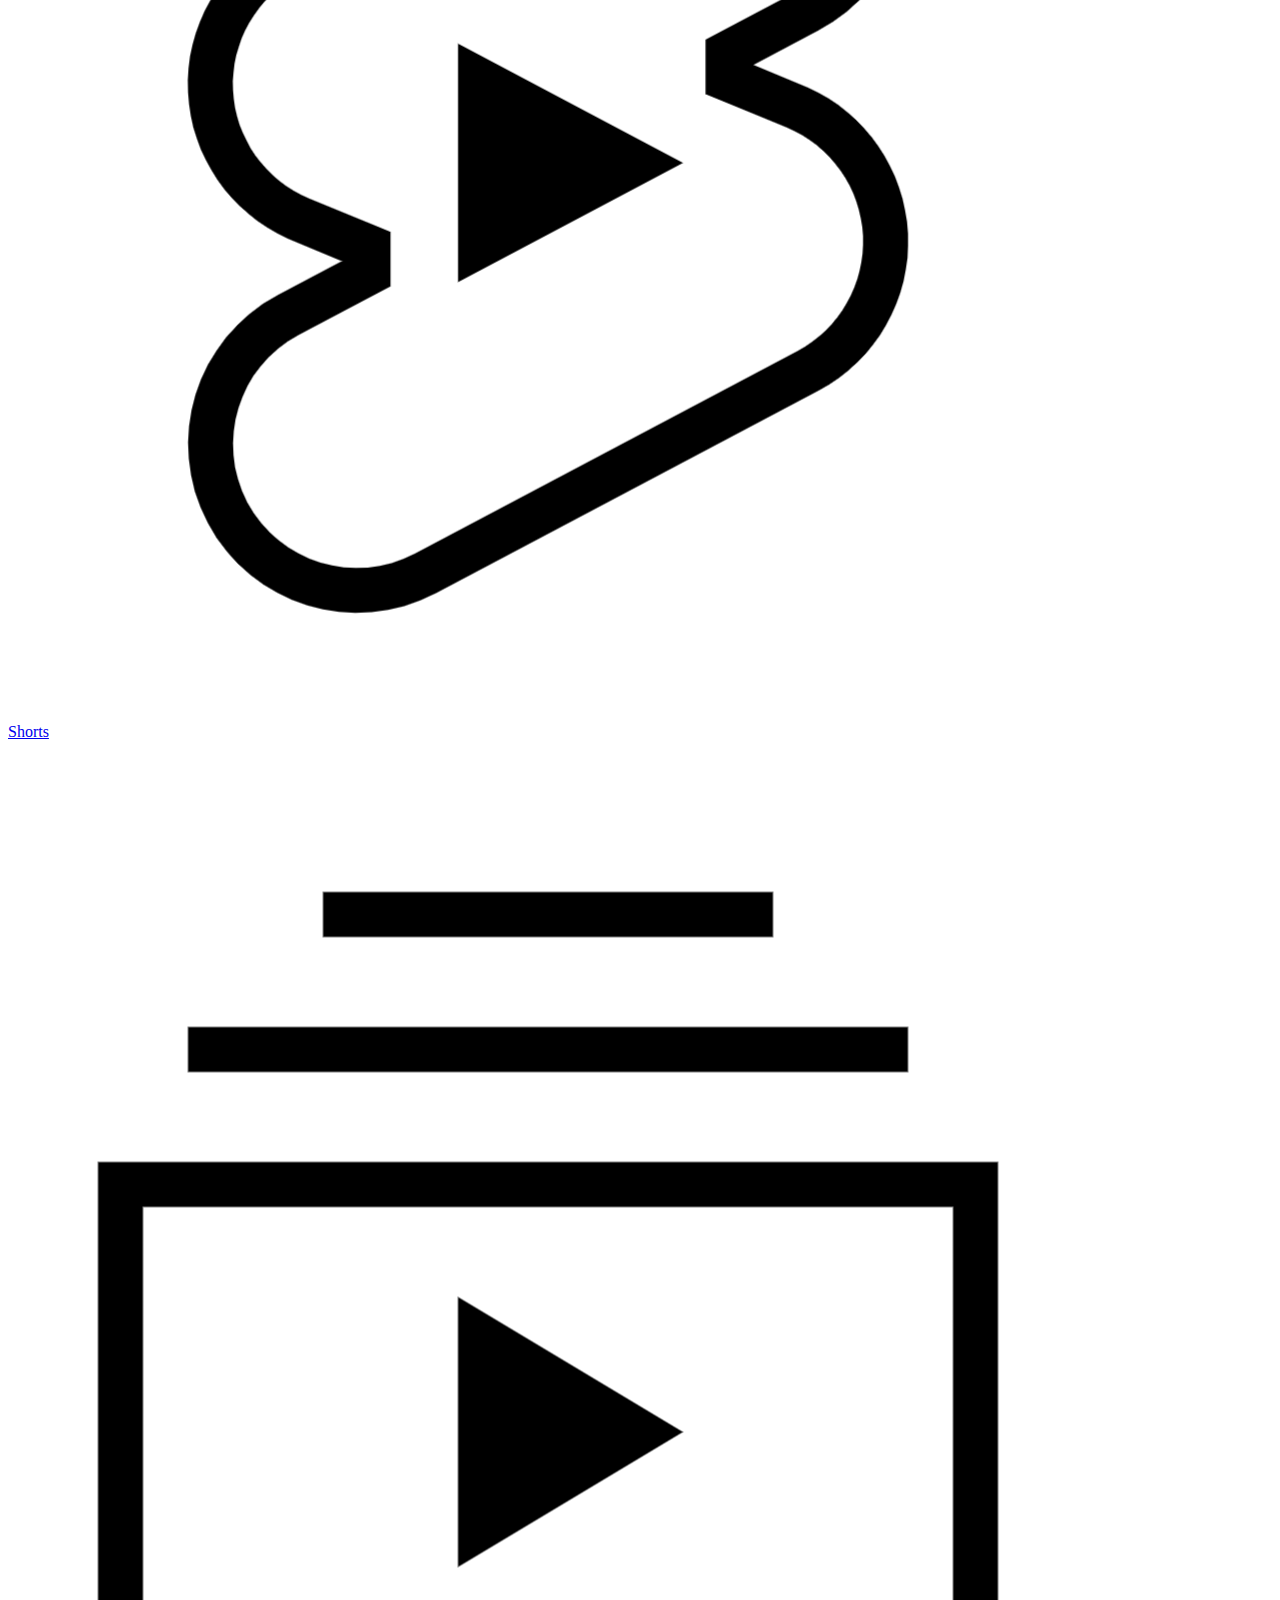
<file: watch.html>
<!DOCTYPE html>
<html lang="fr">
<head>
    <meta charset="UTF-8">
    <meta name="viewport" content="width=device-width, initial-scale=1.0">
    <title>YouTube</title>
</head>
<body>
    <header>
        <div class="headerSection1">
            <div>
                <h1 hidden>YouTube</h1>
            </div>
        </div>
        <form class="headersection2" action="/navigation/login.html" method="GET">
            <div class="searchContainer">
                <label for="searchBar" hidden></label> <!-- Hiding the label for everyone but people with disabilities, otherwise using "aria-hidden" to hide it fully -->
                <input type="search" id="searchBar" name="searchBar" placeholder="Rechercher" required> <!--"Required" prompts the user to type something into the box if empty-->
            </div>
            <div class="searchButton">
                <label for="image" hidden></label> 
                <input type="image" id="image" name="image" src="/resources/header/search.png" alt="Rechercher"> <!--Using an image type instead of a submit type to add an image to my div-->
                <p>Rechercher</p>
            </div>
        </form>
        <div class="headerSection headerSection3">
            <div class="searchButton2">
                <label for="SearchImage2" hidden></label> 
                <input type="image" id="SearchImage2" name="SearchImage2" src="/resources/header/search.png" alt="Rechercher">
                <p>Rechercher</p>
            </div>
            <a id="kabobButton" href="#"><img class="miscImage filtered" src="/resources/header/kabob.png" alt="Bouton Paramètres supérieur"><p>Paramètres</p></a>
            <div id="login2">
                <img class="miscImage" src="/resources/header/login.png" alt="Bouton Se connecter">
            </div>
            <div id="login1" class="loginWrapper">
                <a href="/navigation/login.html">
                    <div>
                        <img class="miscImage" src="/resources/header/login.png" alt="Bouton Se connecter">
                    </div>
                    <div>
                        <p> Se connecter</p>
                    </div>
                </a>
            </div>
        </div>
    </header>
    <main>
        <section id="sidebar">
            <div class="fullTop">
                <div class="burgerButton">
                    <label class="burgerLabel" for="burger"><img class="burgerImage filtered" src="/resources/header/burger.png" alt="Menu Principal"></label>
                </div>
                <div class="fauxHeader">
                    <div class="logoSection">
                        <a href="#"><h1><img class="logo" src="/resources/header/logo.png" alt="Accueil YouTube" title="Accueil YouTube"></h1></a>
                        <p>FR</p>
                    </div>
                </div>
            </div>
            <!-- I am loath to separate my label from my input but my input needs to be in the same parent as fullSidebar and compactSidebar for the tilde selector to work. -->
            <input name="burger" id="burger" type="checkbox" hidden></input> <!--Hiding the checkbox that serves as a burger menu opening mechanism-->
            <div id="compactSidebar">
                <div class="compactButtonWrapper" active>
                    <a title="Accueil" href="#"><img class="compactImage" src="/resources/aside/home.png" alt="Bouton Accueil">
                        <p>Accueil</p>
                    </a>    
                </div>
                <div class="compactButtonWrapper">
                    <a title="Shorts" href="https://www.youtube.com/shorts/"><img class="compactImage filtered" src="/resources/aside/shorts.png" alt="Bouton Shorts">
                    <p>Shorts</p>
                </a>
                </div>
                <div class="compactButtonWrapper">
                    <a title="Abonnements" href="https://www.youtube.com/feed/subscriptions"><img class="compactImage filtered" src="/resources/aside/subscriptions.png" alt="Bouton Abonnements">
                        <p>Abonnements</p>
                    </a> 
                </div>
                <div class="compactButtonWrapper">
                    <a title="Vous" href="https://www.youtube.com/feed/you"><img class="compactImage filtered" src="/resources/aside/you.png" alt="Bouton Playlists">
                        <p>Vous</p>
                    </a>  
                </div>
                <div class="compactButtonWrapper">
                    <a title="Historique" href="https://www.youtube.com/feed/history"><img class="compactImage filtered" src="/resources/aside/history.png" alt="Bouton historique de lecture">
                        <p>Historique</p>
                    </a> 
                </div>
            </div>
            <div id="fullSidebar">      
                <div class="buttonTopList">
                    <div class="buttonWrapper" title="Accueil">
                        <a href="#"><img src="/resources/aside/home.png" alt="Bouton Accueil">
                            <p>Accueil</p>
                        </a>                        
                    </div>
                    <div class="buttonWrapper" title="Shorts">
                        <a href="https://www.youtube.com/shorts/"><img class="filtered" src="/resources/aside/shorts.png" alt="Bouton Shorts">
                            <p>Shorts</p>
                        </a>  
                    </div>
                    <div class="buttonWrapper" title="Abonnements">
                        <a href="https://www.youtube.com/feed/subscriptions"><img class="filtered" src="/resources/aside/subscriptions.png" alt="Bouton Abonnements">
                            <p>Abonnements</p>
                        </a>  
                    </div>
                </div>
                <div class="buttonList">
                    <div class="buttonWrapper" title="Vous">
                        <a href="https://www.youtube.com/feed/you"><img class="filtered" src="/resources/aside/you.png" alt="Bouton Playlists">
                            <p>Vous</p>
                        </a>  
                    </div>
                    <div class="buttonWrapper" title="Historique">
                        <a href="https://www.youtube.com/feed/history"><img class="filtered" src="/resources/aside/history.png" alt="Bouton historique de lecture">
                            <p>Historique</p>
                        </a>  
                    </div>
                </div>
                <div class="loginSectionWrapper">
                    <div class="loginBlurb">
                        <p>Connectez-vous à YouTube pour cliquer sur "J'aime", ajouter un commentaire et vous abonner.</p>
                    </div>
                    <div class="loginWrapper">
                        <a href="/navigation/login.html">
                            <div>
                                <img class="miscImage" src="/resources/header/login.png" alt="Bouton Se connecter">
                            </div>
                            <div>
                                <p> Se connecter</p>
                            </div>
                        </a>
                    </div>
                </div>
                <div class="buttonList">
                    <h2>Explorer</h2>
                    <div class="buttonWrapper" title="Tendances">
                        <a href="https://www.youtube.com/feed/trending"><img class="filtered" src="/resources/aside/explore/trending.png" alt="Bouton Tendances">
                            <p>Tendances</p>
                        </a>  
                    </div>
                    <div class="buttonWrapper" title="Musique">
                        <a href="https://www.youtube.com/channel/UC-9-kyTW8ZkZNDHQJ6FgpwQ"><img class="filtered" src="/resources/aside/explore/music.png" alt="Bouton Musique">
                            <p>Musique</p>
                        </a>  
                    </div>
                    <div class="buttonWrapper" title="Films et séries TV">
                        <a href="https://www.youtube.com/feed/storefront?bp=ogUCKAI%3D"><img class="filtered" src="/resources/aside/explore/movies.png" alt="Bouton Films et séries TV">
                            <p>Films et séries TV</p>
                        </a>  
                    </div>
                    <div class="buttonWrapper" title="Direct">
                        <a href="https://www.youtube.com/channel/UC4R8DWoMoI7CAwX8_LjQHig"><img class="filtered" src="/resources/aside/explore/live.png" alt="Bouton Direct">
                            <p>Direct</p>
                        </a>  
                    </div>
                    <div class="buttonWrapper" title="Jeux vidéo">
                        <a href="https://www.youtube.com/gaming"><img class="filtered" src="/resources/aside/explore/gaming.png" alt="Bouton Jeux vidéo">
                            <p>Jeux vidéo</p>
                        </a>  
                    </div>
                    <div class="buttonWrapper" title="Actualités">
                        <a href="https://www.youtube.com/channel/UCYfdidRxbB8Qhf0Nx7ioOYw"><img class="filtered" src="/resources/aside/explore/news.png" alt="Bouton Actualités">
                            <p>Actualités</p>
                        </a>  
                    </div>
                    <div class="buttonWrapper" title="Sport">
                        <a href="https://www.youtube.com/channel/UCEgdi0XIXXZ-qJOFPf4JSKw"><img class="filtered" src="/resources/aside/explore/sports.png" alt="Bouton Sports">
                            <p>Sports</p>
                        </a>  
                    </div>
                    <div class="buttonWrapper" title="Savoirs & Cultures">
                        <a href="https://www.youtube.com/channel/UCtFRv9O2AHqOZjjynzrv-xg"><img class="filtered" src="/resources/aside/explore/learning.png" alt="Bouton Savoir et Cultures">
                            <p>Savoir et Cultures</p>
                        </a>  
                    </div>
                    <div class="buttonWrapper" title="Mode et beauté">
                        <a href="https://www.youtube.com/channel/UCrpQ4p1Ql_hG8rKXIKM1MOQ"><img class="filtered" src="/resources/aside/explore/fashion.png" alt="Bouton Mode et beauté">
                            <p>Mode et beauté</p>
                        </a>  
                    </div>
                    <div class="buttonWrapper" title="Podcasts">
                        <a href="https://www.youtube.com/podcasts"><img class="filtered" src="/resources/aside/explore/podcasts.png" alt="Bouton Podcasts">
                            <p>Podcasts</p>
                        </a>  
                    </div>
                </div>
                <div class="buttonList">
                    <div class="buttonWrapper" title="Chaînes">
                        <a href="https://www.youtube.com/feed/guide_builder"><img class="filtered" src="/resources/aside/explore/browse.png" alt="Bouton Chaînes">
                            <p>Chaînes</p>
                        </a>
                    </div>
                </div>
                <div class="buttonList">
                    <h2>Autres contenus YouTube</h2>
                    <div class="buttonWrapper" title="YouTube Premium">
                        <a href="https://www.youtube.com/premium"><img src="/resources/aside/explore/youtubePremium.png" alt="Bouton YouTube Premium">
                            <p>YouTube Premium</p>
                        </a>  
                    </div>
                    <div class="buttonWrapper" title="YouTube Music">
                        <a href="https://music.youtube.com/"><img src="/resources/aside/explore/premiumMusic.png" alt="Bouton YouTube Music">
                            <p>YouTube Music</p>
                        </a>  
                    </div>
                    <div class="buttonWrapper" title="YouTube Kids">
                        <a href="https://www.youtubekids.com/?source=youtube_web"><img src="/resources/aside/explore/youtubeKids.png" alt="Bouton YouTube Kids">
                            <p>YouTube Kids</p>
                        </a>  
                    </div>
                </div>
                <div class="buttonList">
                    <div class="buttonWrapper" title="Paramètres">
                        <a href="https://www.youtube.com/account"><img class="filtered" src="/resources/aside/explore/settings.png" alt="Bouton Paramètres">
                            <p>Paramètres</p>
                        </a>
                    </div>
                    <div class="buttonWrapper" title="Historique des signalements">
                        <a href="https://www.youtube.com/reporthistory"><img class="filtered" src="/resources/aside/explore/report.png" alt="Historique des signalements">
                            <p>Historique des signalements</p>
                        </a>
                    </div>
                    <div class="buttonWrapper" title="Aide">
                        <a href="#"><img class="filtered" src="/resources/aside/explore/help.png" alt="Bouton Aide">
                        <p>Aide</p>
                        </a>
                    </div>
                    <div class="buttonWrapper" title="Envoyer des commentaires">
                        <a href="#"><img class="filtered" src="/resources/aside/explore/feedback.png" alt="Bouton Envoyer des commentaires">
                            <p>Envoyer des commentaires</p>
                        </a>
                    </div>
                </div>
                <div class="buttonList">
                    <div class="footerSection1">
                    <a href="#">Présentation&emsp;Presse <br> Droits d'auteur&emsp;Nous contacter <br> Créateurs&emsp;Publicité <br> Développeurs</a> 
                    </div>
                    <div class="footerSection2">
                        <a href="#">Conditions d'utilisation</a>
                        <a href="#">Confidentialité</a> 
                        <a href="#">Règles et sécurité</a> 
                        <a href="#">Premiers pas sur YouTube</a> 
                        <a href="#">Tester de nouvelles fonctionnalités</a> 
                    </div>
                    <div class="footerSection3">
                        <p>© 2023 Google LLC</p>
                    </div>
                </div>
            </div>
            <div class="blackVeil">
            </div>
        </section>
    
</body>
</html>
</file>
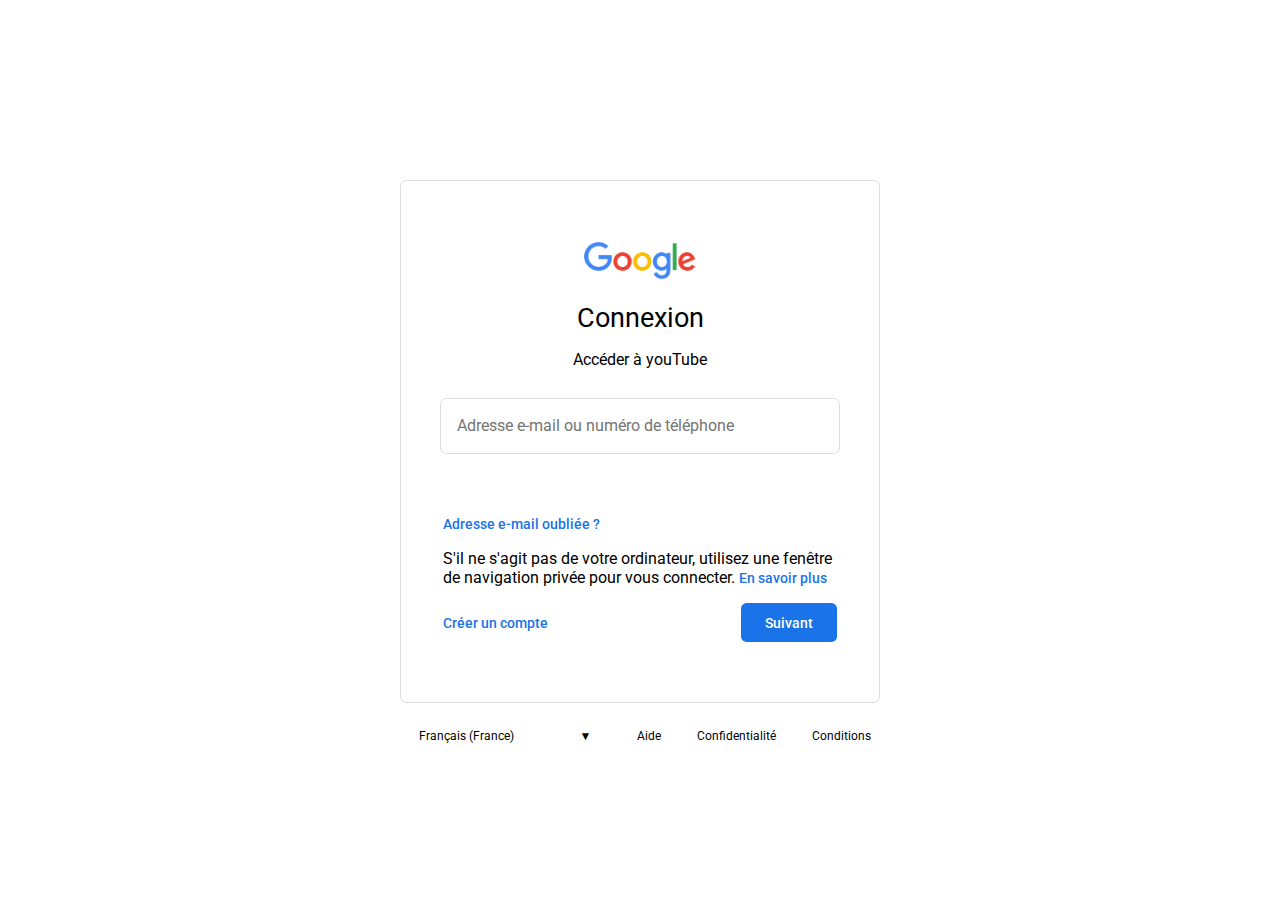
<file: navigation/login.html>
<!DOCTYPE html>
<html lang="fr">
<head>
    <meta charset="UTF-8">
    <meta name="viewport" content="width=device-width, initial-scale=1.0">
    <link type="text/css" rel="stylesheet" href="login.css">
    <link rel="shortcut icon" href="../resources/favicon/favicon.png" type="image/x-icon">
    <link rel="preconnect" href="https://fonts.googleapis.com">
    <link rel="preconnect" href="https://fonts.gstatic.com" crossorigin>
    <link href="https://fonts.googleapis.com/css2?family=Roboto&display=swap" rel="stylesheet">
    <link rel="preconnect" href="https://fonts.googleapis.com">
    <link rel="preconnect" href="https://fonts.gstatic.com" crossorigin>
    <link href="https://fonts.googleapis.com/css2?family=Roboto:wght@700&display=swap" rel="stylesheet">
    <link rel="preconnect" href="https://fonts.googleapis.com">
    <link rel="preconnect" href="https://fonts.gstatic.com" crossorigin>
    <link href="https://fonts.googleapis.com/css2?family=Roboto:wght@500&display=swap" rel="stylesheet">
    <title>YouTube</title>
</head>
<body>
    <main>
        <div class="middleFloat">
            <section class="middleCard">
                <div>
                    <h1><img src="../resources/login/google.png" alt="Logo de Google"></h1>
                </div>
                <div class="cardTop">
                    <h2>Connexion</h2>
                    <p>Accéder à youTube</p>
                </div>
                <div class="cardMail">
                    <form action="" method="GET">
                        <label for="email" hidden>Adresse mail ou numéro de téléphone</label>
                        <input type="email" id="email" name="email" placeholder="Adresse e-mail ou numéro de téléphone">
                        <div class="bottomWrapper">
                            <div class="cardMail2">
                                <a href="#">Adresse e-mail oubliée ?</a>
                            </div>
                            <div class="cardText">
                                <p>S'il ne s'agit pas de votre ordinateur, utilisez une fenêtre de navigation privée pour vous connecter. <a href="https://support.google.com/accounts?p=signin_privatebrowsing&hl=fr">En savoir plus</a></p>
                            </div>
                            <div class="cardButtons">
                                <a href="#">Créer un compte</a>
                                <input type="submit" class="nextButton" value="Suivant">
                            </div>
                        </div>
                    </form>
                </div>
            </section>
        <div>
        <div class="belowCard"> <!-- It would be much easier to make a <select><option> menu here but it wouldnt open on top of its receptacle.-->
            <div class="dropdownWrapper">
                <a href="#" class="dropdownButton">Français (France) &emsp;&emsp;&emsp;&emsp;&emsp; ▼</a>
                <ul class="dropdownMenu">
                    <li>Deutsch</li>
                    <li>English</li>
                    <li>Español</li>
                    <li>Filipino</li>
                    <li>Faeilge</li>
                    <li>Hrvatski</li>
                    <li>Indonesia</li>
                    <li>Italiano</li>
                    <li>Kiswahili</li>
                    <li>Melayu</li>
                    <li>Netherlands</li>
                    <li>Suomi</li>
                </ul>
            </div>
            <div class="links">
                <a href="https://support.google.com/accounts?hl=fr&p=account_iph">Aide</a>
            </div>
            <div class="links">
                <a href="https://accounts.google.com/TOS?loc=FR&hl=fr&privacy=true">Confidentialité</a>
            </div>
            <div class="links">
                <a href="https://accounts.google.com/TOS?loc=FR&hl=fr">Conditions</a>
            </div>
        </div>
    </main>

</body>
</html>
</file>
<file: styles.css>
/* ******************************** UNIVERSAL MODIFICATIONS *************************************** */

/* You can review the different paddings and margins overall from the Firefox Inspector. Filter icon + Little dotter square icon on asterisk */

*{
    color: white;
    font-family: 'Roboto', sans-serif;
    box-sizing: border-box;             /* Adapting content to viewport borders */
    margin: 0;                          /* Always always always add this parameter to the universal selector in order not to see margins around the body and header by default. */
    padding: 0;
    height: auto;

    scroll-behavior: smooth;            /* This makes clicking anchors (such as back to top) smoother-looking */
}

a:link {
    text-decoration: none;              /* Saying goodbye forever to that pesky link underline */
}

body {
    background-color: #0f0f0f ;
}

main {
    display: flex;                      /* To push the main next to the aside. */
}

h2 {
    font-size : 14px;

    margin: 0;
    padding : 0;

    padding-left: 0.6em;
    margin-bottom: 0.5em;
}

/* **************************************** SIDEBAR ********************************************** */
/* **************************************** SIDEBAR ********************************************** */

.burgerLabel {
    border: hidden;
    border-radius: 50%;
    padding: 3%;
    cursor: pointer;
}

/* *************************************** FULL SIDEBAR **************************************** */

.burgerButton {
    border: 1px solid #ffffff2a hidden;
    border-radius:50%;
    padding: 1em;

    z-index:99;                 /* Just in case, there might be a way to completely avoit putting the burger button fully on top */
}

.burgerButton:hover  {
    background-color:rgba(255, 255, 255, 0.089);
}

.burgerButton:active  {
    transition: 0.3s ease-in-out;    /* Replicating that light border blink on click */
    outline: solid rgba(255, 255, 255, 0.344) 1px;
}

.fullTop {
    display: flex;

    align-items: center;
    justify-content: space-between;

    margin:0 1.5em 0 1.5em;
}

#fullSidebar {
    display: block;
    position: absolute;           /* Positioning the full bar on top of the compact one, just in case the compact one doesn't disappear */
    z-index: 20;
    top: 4.5em;
    padding-bottom:5.7em;       /*As I am moving a full height element, I need to offset it with a padding so I can see the entirety of the sidebar's content when I scroll down. */
    left:0;

    width:25em;

    background-color:#0f0f0f;
    padding-right:1em;
    padding-top:1em;
    height: 100%;
    margin: 0 auto;

    /* *************CUSTOM SCROLLBAR ************** */

    overflow-y: hidden;             /*This hides the scrollbar until I hover over it */
    scrollbar-color: #717171 transparent;
    scrollbar-width: thin;
    scrollbar-gutter: stable;       /*This allow me to preallocate space for the scrollbar gutters and prevent nasty word-wrapping on hover. Another method would have been to make the scrollbar transparent by default and coloring it when hovered */
}

.blackVeil {                /* Black div that spawns upon burger menu activaion */
    display: none;
    position: relative;
    bottom: 5em;

    background-color:#0000006c ;
    width:100vmax;
    height:100vmax;

    animation: fadeIn 1s ease-in-out;           /* It is impossible to use translateX with the display:none display:block mechanic siultaneously 😢. That's the next best thing. */
}

.buttonList {
    border-top: solid 0.1em #3f3f3f;

    padding-bottom: 1em;

    padding-top: 1em;               /* Padding rather than margin in order to put space between the content and the top border. */
    padding-left: 1em;              /* Padding rather than margin to keep the top border top flush with the leftmost part of the screen */
    padding-right: 1em;
}

.buttonTopList {
    /*Purposefully ridding ourselves of the top margin */
    padding-right: 1em;
    padding-bottom: 1em;
    padding-left: 1em;
}

.buttonWrapper {
    border: hidden;
    border-radius: 0.5em;
    padding : 0.7em 1.4em 0.7em 1.4em;
}

.buttonWrapper:hover {
    background-color: #272727;
}

.buttonWrapper:active {
    transition: 0.3s ease-in-out;    /* Replicating that light border blink on click */
    outline: solid rgba(255, 255, 255, 0.344) 1px;
}

.buttonWrapper a {
    /* text-decoration: none;   */
    display: flex;
    flex-direction: row;            /* Aligning the button description to the right of the icon */
    align-items: center;
}

.buttonWrapper a p {
    margin-left: 1.5em;
    font-size: 14px;
    white-space: nowrap;             /* white-space:nowrap disables wrapping so that the button's text stay on the one line */

    overflow: hidden;               /* Then, in order to show overflow ellipses, we first need to hide said overflow inside the box... */
    text-overflow: ellipsis;        /* ... Then specify how we want the text overflow to be handled. */
}

.buttonWrapper a img {
    width: 2.3em;
}

.filtered {
    filter: invert();                 /*To invert black png icons and make them white */
}

.loginSectionWrapper {
    border-top: solid 0.1em #3f3f3f;

    padding-bottom: 1em;
    padding-top: 2em;               
    padding-left: 3em;
    padding-right: 5em;
}

.loginBlurb {
    line-height: 20px;
    padding-bottom: 1em;
    font-size: 14px;
}

/* ********************************** COMPACT SIDEBAR ************************************* */

#sidebar {
    z-index:10;                 /* Not going to touch the position, only modifying the layering */

    width: 8em; 

    padding-top: 0.5em;             /* To align my burger button and faux-header with the actual header */
    font-size: 10px;
    background-color:#0f0f0f;

    position: fixed;                /* Making sure the sidebar stays put */
    left: 0;
    
    display: flex;                  /* To align the burger button */
    flex-direction:column;
}

#compactSidebar {
    display: none; /* FLEX */
    flex-direction: column;

    padding: 0.5em;

}

.compactButtonWrapper {
    border: hidden;
    border-radius: 0.5em;

    padding-top:1.8em;
    padding-bottom: 1.8em;          /* Space between buttons */

    text-align:center;
}


.compactButtonWrapper:hover {
    background-color: #272727;
}

.compactButtonWrapper:active {
    transition: 0.3s ease-in-out;    /* Replicating that light border blink on click */
    outline: solid rgba(255, 255, 255, 0.344) 1px;
}

/* ******************************************** SIDEBAR TRANSFORM ****************************************** */

#fullSidebar {
    transition: 0.2s;
    transform: translateX(-400px);

    height: 100vh;
}

#burger:checked ~ #compactSidebar {
    display: none;
}

#burger:checked ~ #fullSidebar {
    display: block;
    transform: translateX(0px);
}

#burger:checked ~ .blackVeil {
    display: block;
    transform: translateX(25em); 
}

#fullSidebar:hover {
    overflow-y: auto;               /*This shows the scrollbar on hover */
}


/* ************************************ HEADER **********************************************/


header {
    position: fixed;                /* Affixing the header's position on scroll...*/
    z-index: 10;                    /* Below the searchbar, on top of the ad banner */
    top: 0;                         /*... to the top-leftmost part of the page*/
    width: 100%;                    /*Making the header stick to the left and right borders of the page */

    display: flex;
    align-items: center;
    justify-content: space-between;
    background-color: #0f0f0f;

    padding-top: 0.5em;
    padding-bottom: 0.5em;
    padding-left: 2em;
    padding-right: 2em;
}

.headerSection {
    display: flex;
    align-items: center;
}

.headerSection1 {
    min-width: 185px;                 /*Padding out the right of the header for a centered search bar */
}

.headersection2 {
    display: flex;
    align-items: center;            /*Aligning the prompt with the search button */
}



/*------------------------------------*/

.logoSection  {                 
    margin-left: 2em;
    display: flex;
    align-items: center;
}

.logoSection .logo  {                 
    width: 6em;
}

.logoSection p {                 /* Modifying "FR" paragraph after the logo */
    margin-top: 0;                  /* Nullifying the default top margin for <p> */      
    margin-bottom: 2em;             /* Enforcing a bigger-than-default bottom margin for <p> */
    font-size: 10px;
    color: #aaaaaa;
}

.logoSection a h1 {
    line-height: 0;                 /* This removes the unoccupied space of the h1 line that normally appears below the logo */
}

.burgerImage {
    width: 2.5em;
    line-height: 0;
    vertical-align: middle;         /* Enables the burger logo to be centered vertically in the button div */
}

.fauxHeader {

    display: flex;
    justify-content: space-evenly;

    /*                                  AI CODE
        position: fixed;                Makes the faux header stay at the top when scrolling
        z-index: 999;                   Brings the faux header on top of other elements
    visibility: hidden;                 Hides the faux header until it is needed (when the user scrolls)
    opacity: 0;                         Also makes the faux header invisible until it is shown
    transition: all 0.5s ease-in-out    Smoothly transitions between visible and invisible states */
    
}

#searchBar {

    width:30vw;     

    background-color: #121212;
    font-size: 16px;
    font-weight: 400;
    height: 2.3em;
    border: solid #303030 0.1em;
    border-top-left-radius: 1.5em;
    border-bottom-left-radius: 1.5em;
    padding-left: 1em;

    /* min-width: 30vw; */

}

.searchContainer {
    display:none;
}

.searchButton {

    display: none;               /* FLEX */
    justify-content: center;                     /* Centering the logo inside the searchButton div. */

    background-color: #222222;
    height: 2.3em;
    width: 4em;         /* min-width could be used to prevent the search logo from being squished on zoom but it is broken of Firefox... */
    font-size: 16px;

    /* To make it look like the search bar and search button are fused together, I apply borders on the button everywhere except to the left of it. */
    border-top: solid #303030 0.1em;
    border-bottom: solid #303030 0.1em;
    border-right: solid #303030 0.1em;
    border-top-right-radius: 1.5em;
    border-bottom-right-radius: 1.5em;                  
}

#image {
    scale:0.6;                                   /* Using the width attribute would squish the image since the button and search bar have hard-coded heights*/ 
}

.searchButton2 {
    margin-right: 1em;
    line-height: 0;                              /* Removing superflous space used up by empty <a> thus removing slight misalignment of items */

    padding: 0.5em;
    border-radius: 50%;
    transition: 0.3s ease-in-out;  
}

.searchButton2:hover {
    background-color: rgba(158, 158, 158, 0.137);
}

.searchButton2:active {
    outline: solid rgba(255, 255, 255, 0.123) 1px;      /* Using an outline instead of a border prevents the micro-displacement of the header getting bigger because of the adder button border */
    background-color: rgba(255, 255, 255, 0.185);
}

#SearchImage2 {
    width: 1.6em;
}

.compactImage {
    width: 2.5em;
}

#kabobButton {

    display:none;

    margin-right: 1em;
    line-height: 0;                              /* Removing superflous space used up by empty <a> thus removing slight misalignment of items */

    padding: 0.5em;
    border-radius: 50%;
    transition: 0.3s ease-in-out;                /* Replicating that light border blink on click */
}

#kabobButton:active {
    outline: solid rgba(255, 255, 255, 0.123) 1px;      /* Using an outline instead of a border prevents the micro-displacement of the header getting bigger because of the adder button border */
    background-color: rgba(255, 255, 255, 0.123);
}

.miscImage {
    width: 1.6em;
}

#login1 {
    display:none;
}

#login2 {
    display:none;
    line-height:0;
}

.loginWrapper {
    border: 0.1em solid #303030;
    border-radius: 1.5em;

    min-width: 10em;                                    /* Hard-coding the width so the button won't change height with its contents wrapping */
    padding-top: 0.4em;
    padding-bottom: 0.4em;
    padding-left: 0.6em;
    padding-right: 0.6em;

    font-size: 13.5px;
    font-weight: bold;
}

.loginWrapper a {
    line-height: 0;                             /* This removes the unoccupied space of the a link below the log-in picture, thus fixing the alignment with the log-in text". */
 
    display: flex;                              /*Aligning loginWrapper's dual child divs together*/
    align-items: center;
    justify-content: center;
}

.loginWrapper a p {
    margin-left: 0.5em;
    color: #3ea6ff;
}

.loginWrapper:hover {
    background-color: #263850;
}

.loginWrapper:active {
    transition: 0.3s ease-in-out;    /* Replicating that light border blink on click */
    outline: solid rgba(255, 255, 255, 0.344) 1px;
}

            /* ************************** CUSTOM TOOLTIPS ********************************************************* */

            #kabobButton p, .searchButton2 p {
                display: none;
                background-color: #5f5e5fe3;
                color: white;
                padding: 15.5px;
                
                outline: hidden;
                border-radius: 0.3em;
                font-size: 12px;
            }

            #kabobButton:hover p, .searchButton2:hover p {                          /* Daily reminder that I don't have to append the :hover pseudo-element to the very end of my lines, I can choose the element I want to use hover on, then act on a different one. */
                display: block;
                position: absolute;
                

                animation: fadeIn 0.3s ease-in-out;
                margin-top: 1.8em;
            }

            .searchButton p {
                display: none;
                background-color: #5f5e5fe3;
                color: white;
                padding: 10px;
                font-size: 12px;
            }

            .searchButton:hover p {
                display: block;
                position: absolute;
                margin-top: 4.5em;
                border-radius: 0.3em;

                animation: fadeIn 0.3s ease-in-out;
            }

            .rightArrowButton p {
                display: none;
                background-color: #5f5e5fe3;
                color: white;
                padding: 10px;
                
                outline: hidden;
                border-radius: 0.3em;
                font-size: 12px;
            }

            .rightArrowButton:hover p {
                display: block;
                position: absolute;
                margin-top: 7em;
                border-radius: 0.3em;

                animation: fadeIn 0.3s ease-in-out;
            }

                @keyframes fadeIn {
                    from {opacity: 0;}
                    to {opacity: 1;}
                }

/* ********************************************************************* MAIN CONTENT **************************************************************************************** */

#mainContent {
    width: 100% ;
    margin-top: 3.6em;
}

.carousel {
    display: flex;
    align-items: center;

    margin-bottom: 0.5em;
    margin-left: 1.5em;
}

#mainContent .tagList {
    white-space: nowrap;
    overflow-x: scroll; 
    scrollbar-color: transparent;                       /* Keeping the sideways scroll but hiding the scroll bar aways */
    scrollbar-width: none;
    scrollbar-gutter: stable;     
}

.tagButton1 {
    background-color: white;
    border-radius: 0.6em;                              /* To avoid button curvature discrepancy when using lengthier buttons, avoid using percentage (as it is relative to the button's length and height) and avoid vw percentage (as it is relative to the viewport width).*/
    border: none 0.1em;

    padding: 0.6em 0.9em 0.6em 0.9em;
    font-weight:600;
}

.tagButton1 a{
    color: #272727;
}

.tagButton {
    background-color: #272727;
    border-radius: 0.75em;                              /* To avoid button curvature discrepancy when using lengthier buttons, avoid using percentage (as it is relative to the button's length and height) and avoid vw percentage (as it is relative to the viewport width).*/
    border: none 0.1em;

    padding: 0.7em;
    margin-left: 0.5em;
    font-weight:600;
}

.tagButton a {
    color:white;
}

.rightArrowButton {
    border: hidden;
    border-radius: 50%;

    display: flex;
    align-items:center;
    justify-content:center;
    padding: 0.5em;
    margin-left:1em;
}

.rightArrowButton:active {
    outline: solid rgba(255, 255, 255, 0.344) 1px;
    background-color: rgba(255, 255, 255, 0.123);
    transition: 0.3s ease-in-out;
}

/* *********************************************************************** AD BANNER ************************************************************************************ */

.belowBanner {
    position: relative;
    z-index: 7;
    height: calc(520px/2.3);                      /* Actual height of the banner divided by two */

    background-color: white;                  /* I set a white background on my div that will span my screen width regardless of the zoom. This creates a seamless effect and has the banner flush with the screen at all times. */
    display: flex;
    justify-content: flex-start;                /* ...then I flex-start my image amidst that color. */
    overflow-X:hidden;                          /* Now that everything is flush, I can his my overflowing background image inside the container */
}

.aboveBanner {
    position: absolute;
    z-index: 8;
    top: 9.5em;

    width: 430px;                             /* Arbitrary width to keep the paragraph within a small area. */

    padding-left:2em;                         /*Padding for the content */
}

.aboveBanner p {
    color: black;
    font-weight:bold;
    line-height:30px;
    font-size: 19px;
}

.closeButton { 
    margin-left: auto;                          /* This single line pulls a lot of weight. It allows me to exclude the button and put it at the right of my screen https://stackoverflow.com/questions/35269947/how-can-i-align-one-item-right-with-flexbox */

    position: absolute;                         /* Now I simply, position my button on the z-index and its behavior is still inherited from its flexbox parent. */
    z-index: 8;
    right:1em ;

    border: hidden;
    border-radius: 50%;
    background-color:rgb(112, 112, 112);
    padding:0.3em;
    width: min-content;                        /* "encompassed" the child image */
    height: min-content;                        /* "encompassed" the child image */
    margin-top: 0.8em;
    margin-right: 0.8em;
}

.closeImage {
    width: 1.5em;
    line-height: 0;
    vertical-align: middle;         /* Enables the burger logo to be centered vertically in the button div */
}

.premiumLogo {
    width:19em;
    margin-bottom:1em;
}

.subscribeWrapper {
    border: 0.1em solid #065fd4;
    border-radius: 1.5em;

    width: 5em;                                    /* Hard-coding the width so the button won't change height with its contents wrapping */
    padding: 0.2em 0.3em 0.2em 0.3em;

    margin-top: 1.5em;
}

.subscribeWrapper a {
    line-height: 0;                             /* This removes the unoccupied space of the a link below the log-in picture, thus fixing the alignment with the log-in text". */
 
    display: flex;                              /*Aligning loginWrapper's dual child divs together*/
    align-items: center;
    justify-content: center;
}

.subscribeWrapper a p {
    color: #065fd4;
    font-size: 13px;
}

.subscribeWrapper:hover {
    background-color: rgba(156, 156, 156, 0.205);
}

.gridContainer  {
    display: grid;
    /* Using minmax, setting a bigger min-width creates wiggle room for my pictures inside their container, which can help containers resize more often and create fewer humongous gaps. */
    grid-template-columns: repeat(auto-fit, minmax(calc(720px / 2), 1fr) ); /* Minimum is the width of my thumbnail picture, Maximum is 1fr ergo a comparatively full column */
    gap: 1em;
    justify-items: center;      /* This is specifically to center the grid horizontally !!! DO NOT DELETE*/
    /* justify-content: center; */
    margin-top: 1.5em;
    margin-bottom: 1.5em;
    /* grid-auto-flow: dense;  */
}

#bannerClosingOpportunity {
    display: block;
}

#close:checked ~ #bannerClosingOpportunity {
    display: none;
}

/* Example selector : ( .gridContainer > * {} ) The > is to focus on the selected item's children. You can add an asterisk after it to select all the children */ 

.gridItem {
    border: hidden;
    border-radius:0.75em;
    overflow: hidden;

    display: flex;
    flex-flow: column wrap;
    text-overflow: ellipsis;

    max-width:calc(720px/2);                /*  The width parameter only sets a minimal width. Using max-width, I can constrain the width of my video title.
                        
    margin-bottom: 2em;                         /* Adding any margin other than bottom is going to make the grid look uglier. */

    cursor: pointer;
}

.gridItem:active {
    transition: 0.3s ease-in-out;    /* Replicating that light border blink on click */
    outline: solid rgba(255, 255, 255, 0.344) 1px;
    background-color: rgb(49, 49, 49);
}

.thumbnail {

    width: calc(720px/2);
    height: calc(404px/2);

    border: hidden;
    border-radius: 0.75em;

    margin-bottom: 0.5em;
}

.thumbnail:hover {
    opacity: 90%;
    transition: opacity 0.3s;
}

.thumbnail1{
    background-image: no-repeat;
    background: url(resources/main/videoThumbnail1.png);
    background-size: contain;
}

.thumbnail2{
    background-image: no-repeat;
    background: url(resources/main/videoThumbnail2.png);
    background-size: contain;
}

.thumbnail3{
    background-image: no-repeat;
    background: url(resources/main/videoThumbnail3.png);
    background-size: contain;
}

.thumbnail4{
    background-image: no-repeat;
    background: url(resources/main/videoThumbnail4.png);
    background-size: contain;
}

.thumbnail5{
    background-image: no-repeat;
    background: url(resources/main/videoThumbnail5.png);
    background-size: contain;
}

.thumbnail6{
    background-image: no-repeat;
    background: url(resources/main/videoThumbnail6.png);
    background-size: contain;
}

.thumbnail7{
    background-image: no-repeat;
    background: url(resources/main/videoThumbnail7.png);
    background-size: contain;
}

.thumbnail8{
    background-image: no-repeat;
    background: url(resources/main/videoThumbnail8.png);
    background-size: contain;
}

.thumbnail9{
    background-image: no-repeat;
    background: url(resources/main/videoThumbnail9.png);
    background-size: contain;
}

.thumbnail10{
    background-image: no-repeat;
    background: url(resources/main/videoThumbnail10.png);
    background-size: contain;
}



.thumbnail1:hover{
    background: url(resources/main/videoThumbnail1.gif);
    background-size: contain;
    background-image: no-repeat;
}
.thumbnail2:hover{
    background: url(resources/main/videoThumbnail2.gif);
    background-size: contain;
    background-image: no-repeat;
}
.thumbnail3:hover{
    background: url(resources/main/videoThumbnail3.gif);
    background-size: contain;
    background-image: no-repeat;
}
.thumbnail4:hover{
    background: url(resources/main/videoThumbnail4.gif);
    background-size: contain;
    background-image: no-repeat;
}
.thumbnail5:hover{
    background: url(resources/main/videoThumbnail5.gif);
    background-size: contain;
    background-image: no-repeat;
}
.thumbnail6:hover{
    background: url(resources/main/videoThumbnail6.gif);
    background-size: contain;
    background-image: no-repeat;
}
.thumbnail7:hover{
    background: url(resources/main/videoThumbnail7.gif);
    background-size: contain;
    background-image: no-repeat;
}
.thumbnail8:hover{
    background: url(resources/main/videoThumbnail8.gif);
    background-size: contain;
    background-image: no-repeat;
}
.thumbnail9:hover{
    background: url(resources/main/videoThumbnail9.gif);
    background-size: contain;
    background-image: no-repeat;
}
.thumbnail10:hover{
    background: url(resources/main/videoThumbnail10.gif);
    background-size: contain;
    background-image: no-repeat;
}

.gridItem img {
    border:hidden;
    border-radius: 50%
}

.channelPicture {
    width:2.4em;
    margin-right: 0.5em;
}

.channelName {
    color:#afafaf;
    font-size: 14px;
    line-height: 19px;
}

.videoTitle {
    font-size: 16px;
    line-height: 22px;
    font-weight:500;
    margin-bottom: 0.2em;
}

.videoDetails {
    display: flex;
    
    max-width: 400px;
}

.shortsTitle {
    display: none ; /* FLEX */
    align-items: center;
    padding-bottom: 1em;
    padding-left: 0.5em;
}

.shortsTitle p {
    font-size: 20px;
    font-weight: bold;
}

.shortsContainer {

    display: grid;

    grid-template-columns: 1fr 1fr 1fr 1fr 1fr 1fr 1fr 1fr 1fr 1fr;
    grid-template-rows : 1fr;
    overflow-x:hidden;

        /* grid-template-columns: repeat(auto-fit, minmax(300px, 1fr)); */

    overflow-x:auto;
    scrollbar-color: transparent transparent;           /*Making my shorts secretly scrollable*/
    scrollbar-gutter: stable;

    align-items: center;

    padding-left : 0.5em ;
    padding-right : 0.5em ;
    margin-bottom: 2.5em;
    gap: 1.1em;


}

.shortsItem {
    display: flex;
    flex-flow: column;
}

.shortsThumbnail img {
    border: hidden;                 
    border-radius: 0.75em;             /*I apply my border to the imae as applying it to the parent div causes it to not be not be rounded on the right on tiny zoom levels */

    object-fit: fill;
    overflow: hidden;

    width: 16.5em;
}

.separator {
    position: relative;                 /* Setting my separator up so my separatorButton can float in the middle of it */
    margin: 3em 0 3em 0;

}

.separator a img {
    width: 1.5em;
}

.separatorButton {
    position: absolute;
    top:-1.4em;
    left: 50%;                          /*Centering horizontally relatively to parent*/
    transform: translateX(-50%);        /*Accounting for the fact that the top left corner is the thing being centered.*/

    display: flex;
    justify-content: center;
    align-items: center;

    border: solid rgb(75, 74, 74) 1px;
    border-radius: 2em;
    padding : 0.5em 9em 0.5em 9em;
    background-color: #0f0f0f;
}

.separatorButton:hover {
    background-color: rgb(75, 74, 74);
}

.separatorButton:active {
    border: solid rgba(255, 255, 255, 0.123) 1px;      /* Using an outline instead of a border prevents the micro-displacement of the header getting bigger because of the adder button border */
    background-color: rgb(85, 85, 85);
}

.strikethroughTop {
    border-bottom: 1px solid transparent;
}

.contentBottom {
    display: flex;
    flex-direction: column;
    align-items: center;
    scale:0.55;                     /* For some reason, using the width parameter on the image breaks the align-items:center... And usign the scale parameter on the image still fills the div with the space it would normally occupy*/
}

.contentBottom img {
    user-select: none;              /* Removing the ability to select that image. */
}

.contentBottom p {
    font-size: 40px;
    font-weight: bold;
}


.map {
    display:flex;
    flex-direction:column;
    align-items: center;
    height: 30em;
    margin-bottom: 10em;
}

.mapTitle {
    display: flex;
    align-items: center;
    justify-content: flex-start;
    margin-bottom: 1em;
}

.map iframe {
    border: solid 1px hidden;
    border-radius: 1em;
}

.refreshButton {
    border: 0.1em solid #303030;
    border-radius: 1.5em;
    
    width: 12em;                                    /* Hard-coding the width so the button won't change height with its contents wrapping */
    padding-top: 0.4em;
    padding-bottom: 0.4em;
    padding-left: 0.6em;
    padding-right: 0.6em;
    margin-top: 1em;
    
    font-size: 30px;
    font-weight: bold;
    color: #3ea6ff;
    background-color: #0f0f0F;
}


.refreshButton:hover {
    background-color: #263850;
}

.refreshButton:active {
    transition: 0.3s ease-in-out;    /* Replicating that light border blink on click */
    border: solid rgba(255, 255, 255, 0.344) 1px;
}
    


/* ***************************************************** """""FOOTER""""" ****************************************************************************** */

.footerSection1 {
    display: flex;
    text-align: start;
    margin-left: 1em;
    font-size: 12px;
    font-weight: bold;
    line-height: 18px;
}

.footerSection1 a {
    color: #aaaaaa;
    /* text-decoration: none; */
    display: flex;
    flex-direction: column;
}

.footerSection2 {
    font-weight: bold;
    font-size: 12px;
    line-height: 18px;

    margin-left: 1em;
    /* Avoiding right margins as it causes nasty text wrap upon hovering over the sidebar and the scroll bar appearing */
    margin-top: 1em;
}

.footerSection2 a {
    color: #aaaaaa;
    /* text-decoration: none; */
    display: flex;
    flex-direction: column;
    white-space: nowrap;
}

.footerSection3 {
    font-weight: bold;

    margin-left: 1em;
    margin-top: 1em;
}

.footerSection3 p {
    color: #717171;
    font-size: 11px;
}

/* ************************************************************* MEDIA QUERIES ***************************************************************************************** */


@media screen and (max-width:425px) {

    .headerSection2 {
        display: none;
    }

    #login2 {
        display:block;
    }

    .aboveBanner {
        top: 7.5em;
        padding-right: 10em;
    }

    .subscribeWrapper {
        margin-top: 0.5em;
    }

    /* .thumbnail {
        width: calc(720px/3.6);
        height: calc(404px/3.6);
    }

    .gridItem {
    max-width:calc(720px/3.6);
    }

    .gridContainer {
    grid-template-columns: repeat(auto-fit, minmax(calc(720px / 3.6), 1fr) );
    } */

    .shortsTitle {
        display:flex;
    }

}

@media screen and (min-width:425px) {

    #kabobButton {
        display: block;
    }

    #login2 {
        display:block;
    }

    .shortsTitle {
        display:flex;
    }


}

@media screen and (min-width: 600px) {

    #SearchImage2 {
        display: none;
    }
    
    .searchContainer {
        display:flex;
    }

    .searchButton {
        display: flex;
    }

    #searchBar {
        max-width: 200px;
    }

    .strikethroughTop {
        border-bottom: solid rgb(75, 74, 74) 1px;
    }
    
    .shortsTitle {
        display:none;
    }

}


/* I elected to use (min-width:) as (max-width:) would require me to nullify my mainContent's margins. Setting the margins to 0 within (max-width:) bore no results...*/
@media screen and (min-width:800px) { /* Min-wodth What is beaing done at more than 800px */

    #compactSidebar {
        display: flex;
    }

    #mainContent {
        padding-left: 5em;      /*Only use padding here. Using margins here will cause a horizontal scroll because the sidebar already occupies about 10% of the 100% width that was hardcoded to mainContent */
        padding-right: 1em;
    }

    #searchBar {
        max-width: none;
    }

    #login2 {
        display: none;
    }

    #login1 {
        display: block;
    }

}

/* @media all and (max-width:800px) s'adapte à tous les écrans plus petits que 800px */
</file>
<file: navigation/login.css>
*{
    text-decoration: none;
    font-family: 'Roboto',"Noto Sans Myanmar UI",arial,sans-serif;
    box-sizing: border-box;             /*Adapting content to viewport borders */
}


body  {
    position: relative;
}
h1 {             
    display: flex;
    justify-content: center;             /*h1 forces my logo to stay at flex-start even with justify-content:center set in parent container */

}

h1 img {
    width:3.5em;
}

h2 {
    font-weight: normal;
    font-size: 27px;
    text-align: center;                  /*forces h2 to play along with my world vision*/
    margin:0;                            /* NO MARGINS 😠 */
}

.middleFloat {
    display: flex;
    flex-direction: column;
    align-items: center;        /*Aligning sideways on the page */

    /* position: absolute;          Aligning the card vertically, as flex-direction: column and justify-content won't allow me to center vertically for some reason
    top: 20vh; */

    margin-top: 20vh;
    

}

.middleCard {
    border: #dadce0 solid 1px;
    border-radius: 0.4em;
    width: 30em;
    padding: 40px 40px 60px 40px;
}

#cardText p {
    color: rgb(95,99,104);
    padding-top: 2em;
    padding-bottom: 2em;
    font-size: 14px;
}

.cardText a, .cardMail2 a, .cardButtons a {
    color: rgb(26,115,232);
    font-weight: 500;
    font-size: 14px;
}

.cardTop {
    text-align: center;
}

.cardMail{
    display: flex;
    flex-direction: column;
    align-items: center;
}

#email {
    border: #dadce0 solid 1px;
    border-radius: 0.4em;
    width: 25em;
    height: 3.5em;
    padding-left:1em;
    margin: 0.8em;
    font-size: 16px;
}

.cardButtons {
    display: flex;
    justify-content: space-between;
    align-items: center;
}

.cardButtons .nextButton {
    font-weight: 500;
    font-size: 14px;
    background-color: rgb(26,115,232);
    color: white;
    padding: 0.8em 1.7em 0.8em 1.7em;
    border: hidden;
    border-radius: 0.4em;
}

.bottomWrapper {
    padding: 3em 1em 0em 1em;
}

.belowCard {
    display: flex;
    flex-direction: row;
    justify-content: space-between;
    align-items: center;

    margin-top:1em;
}

/* *************************************** CSS Only Dropdown Menu ***************************************************** */
.dropdownMenu {
    display: none;
    position: absolute;
    top: 110px;
    right: 870px;
    padding: -410px 0 0 0;
    margin: 0;
    font-size: 12px;
}

.dropdownMenu:hover {
    display: block;
}

li{
    background: white;
    padding: 10px;
    width: 15em;
    list-style: none;           /* Removal of bullet points */
}

li:hover { 
    background: white;
    cursor: pointer;
}

.dropdownButton {
    display: inline-block;
    padding: 10px;
    color: black;
    font-size: 12px;
}

.dropdownWrapper {
    display: inline-block;
}

.links {
    font-size: 12px;
    margin-left: 3em;
}

.links a {
    color: black;
}

.dropdownWrapper:active ul {
    display: block;
} 

.dropdownWrapper:active ul:hover {
    display: block;
}

.dropdownWrapper:active .button {
    display: inline-block;
    padding: 10px;
    background: white;
    color: black;
}

@media screen and (max-width:425px) {
    .middleCard {
        border: 1px transparent;
        animation: fadeIn 0.2s ease-in-out; 
    }

    body {
        scale: 0.8;
        animation: fadeIn 0.2s ease-in-out; 
    }
}

@keyframes fadeIn {
    from {opacity: 0;}
    to {opacity: 1;}
}
</file>
